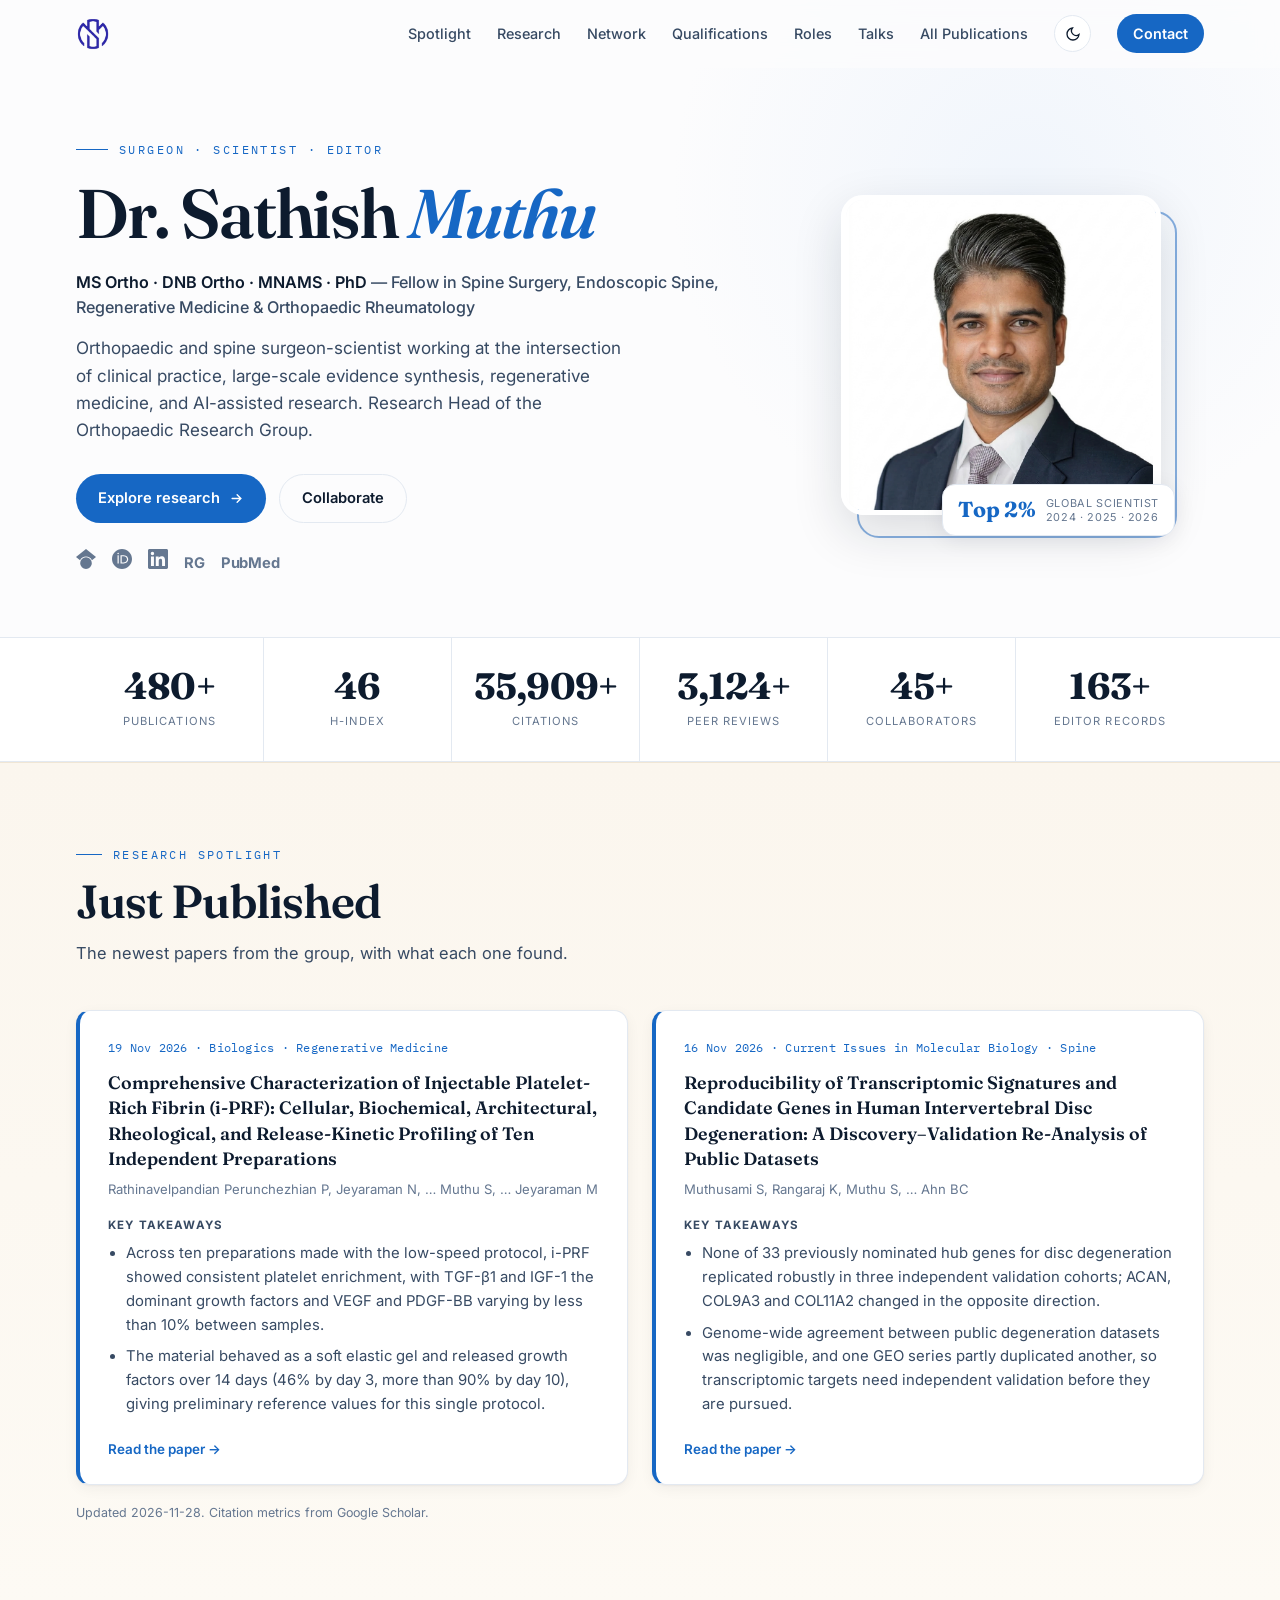
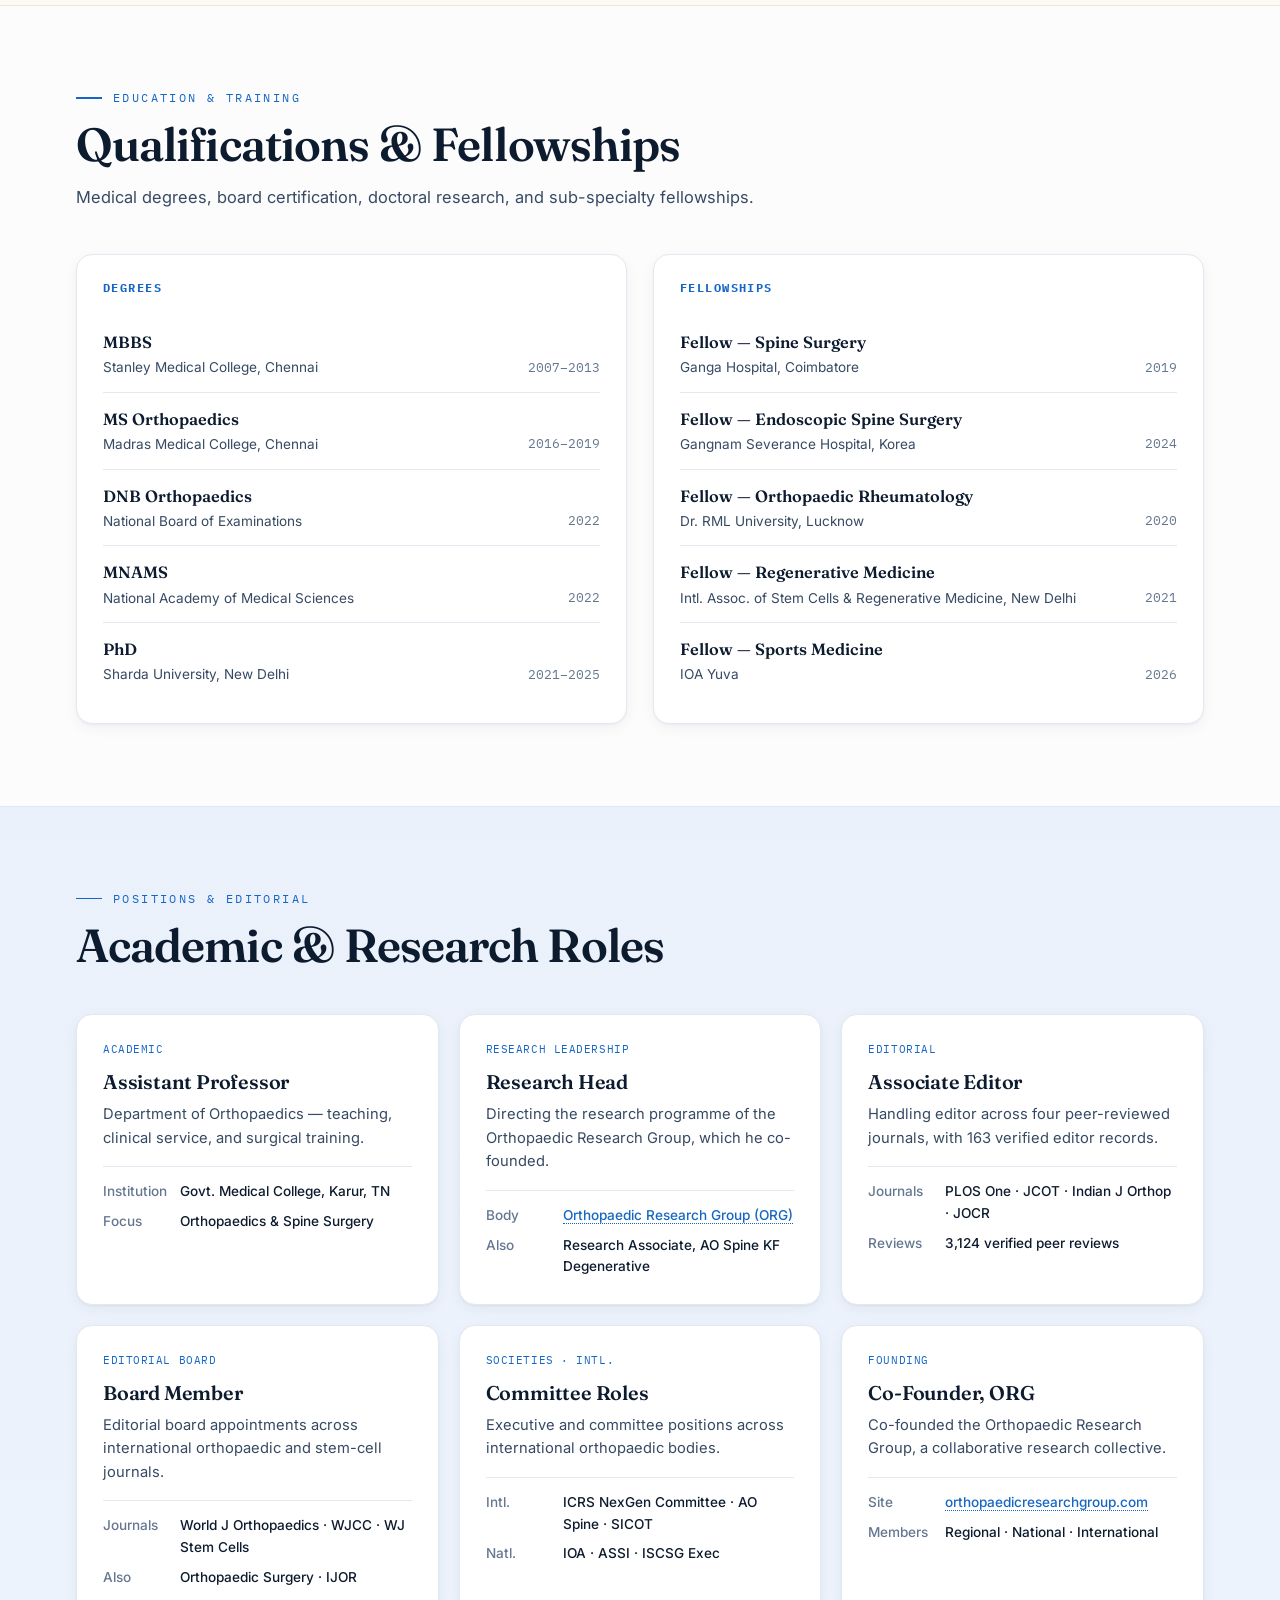
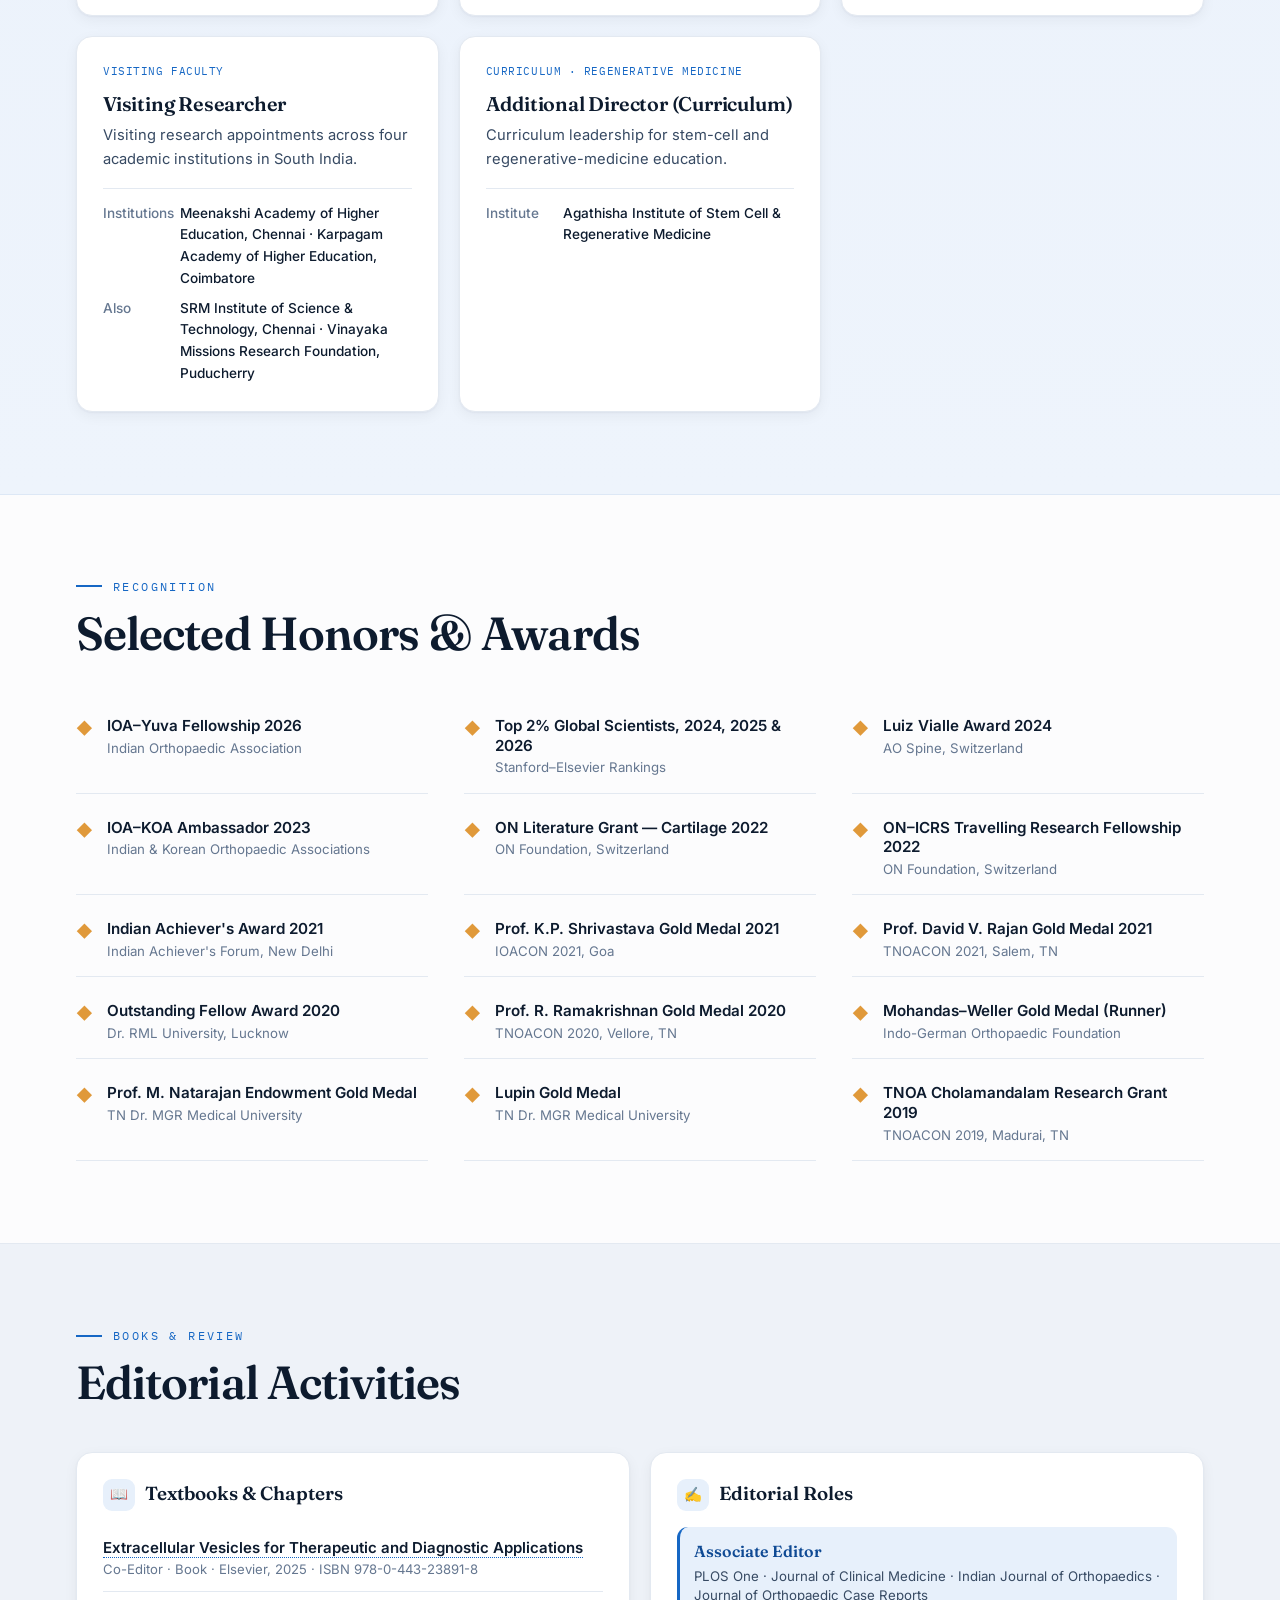
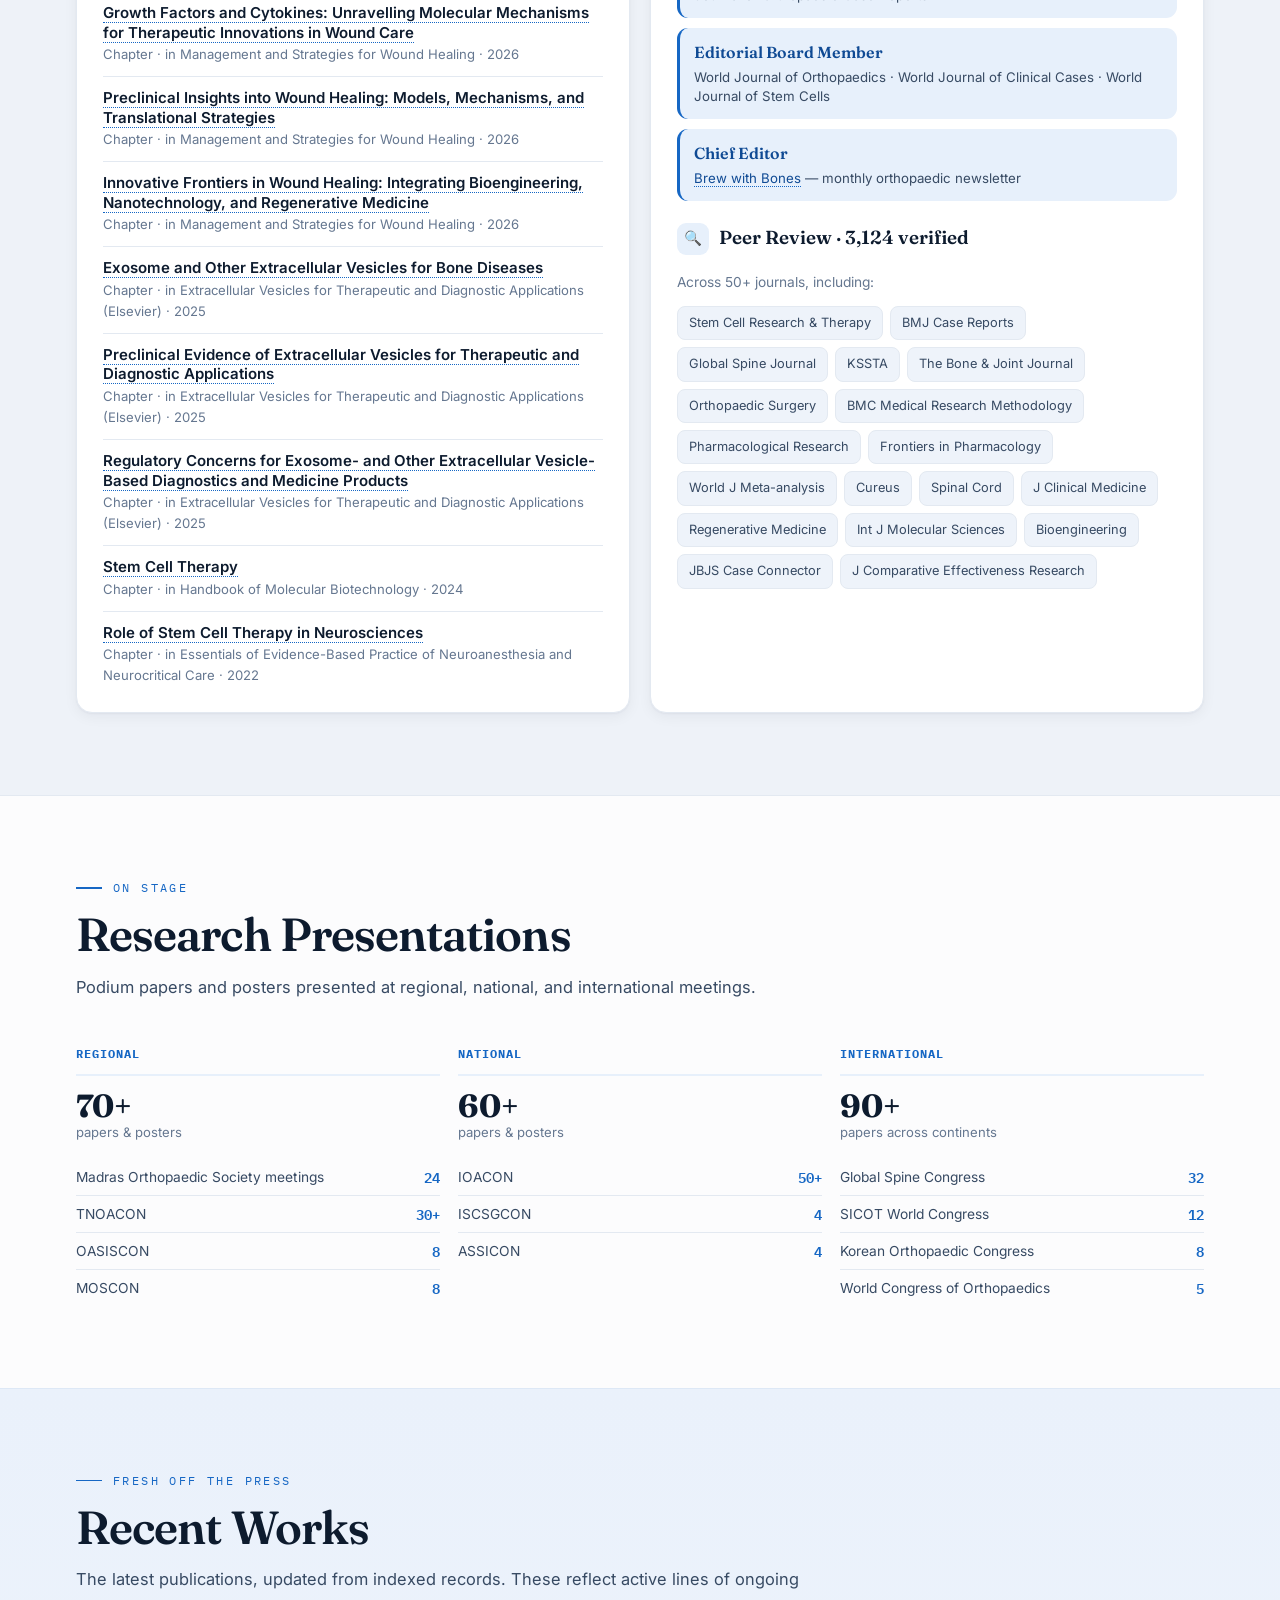
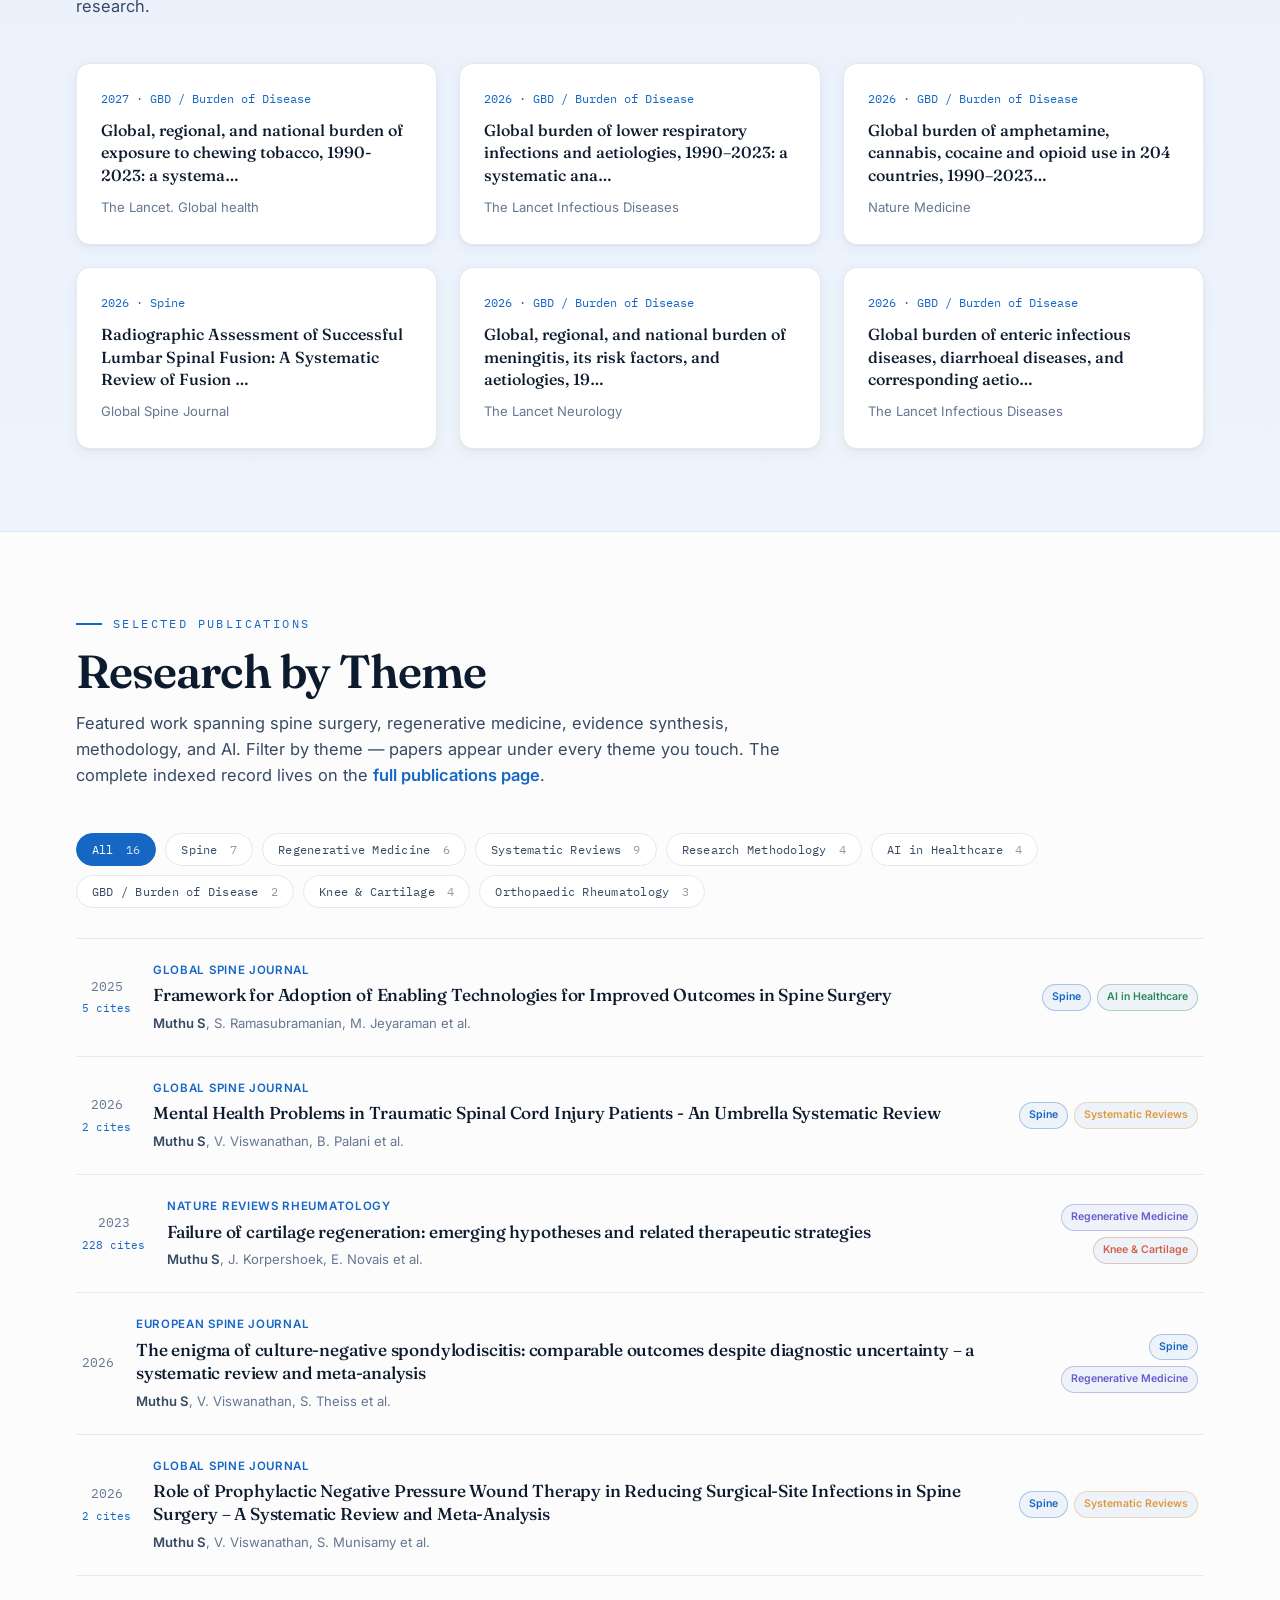
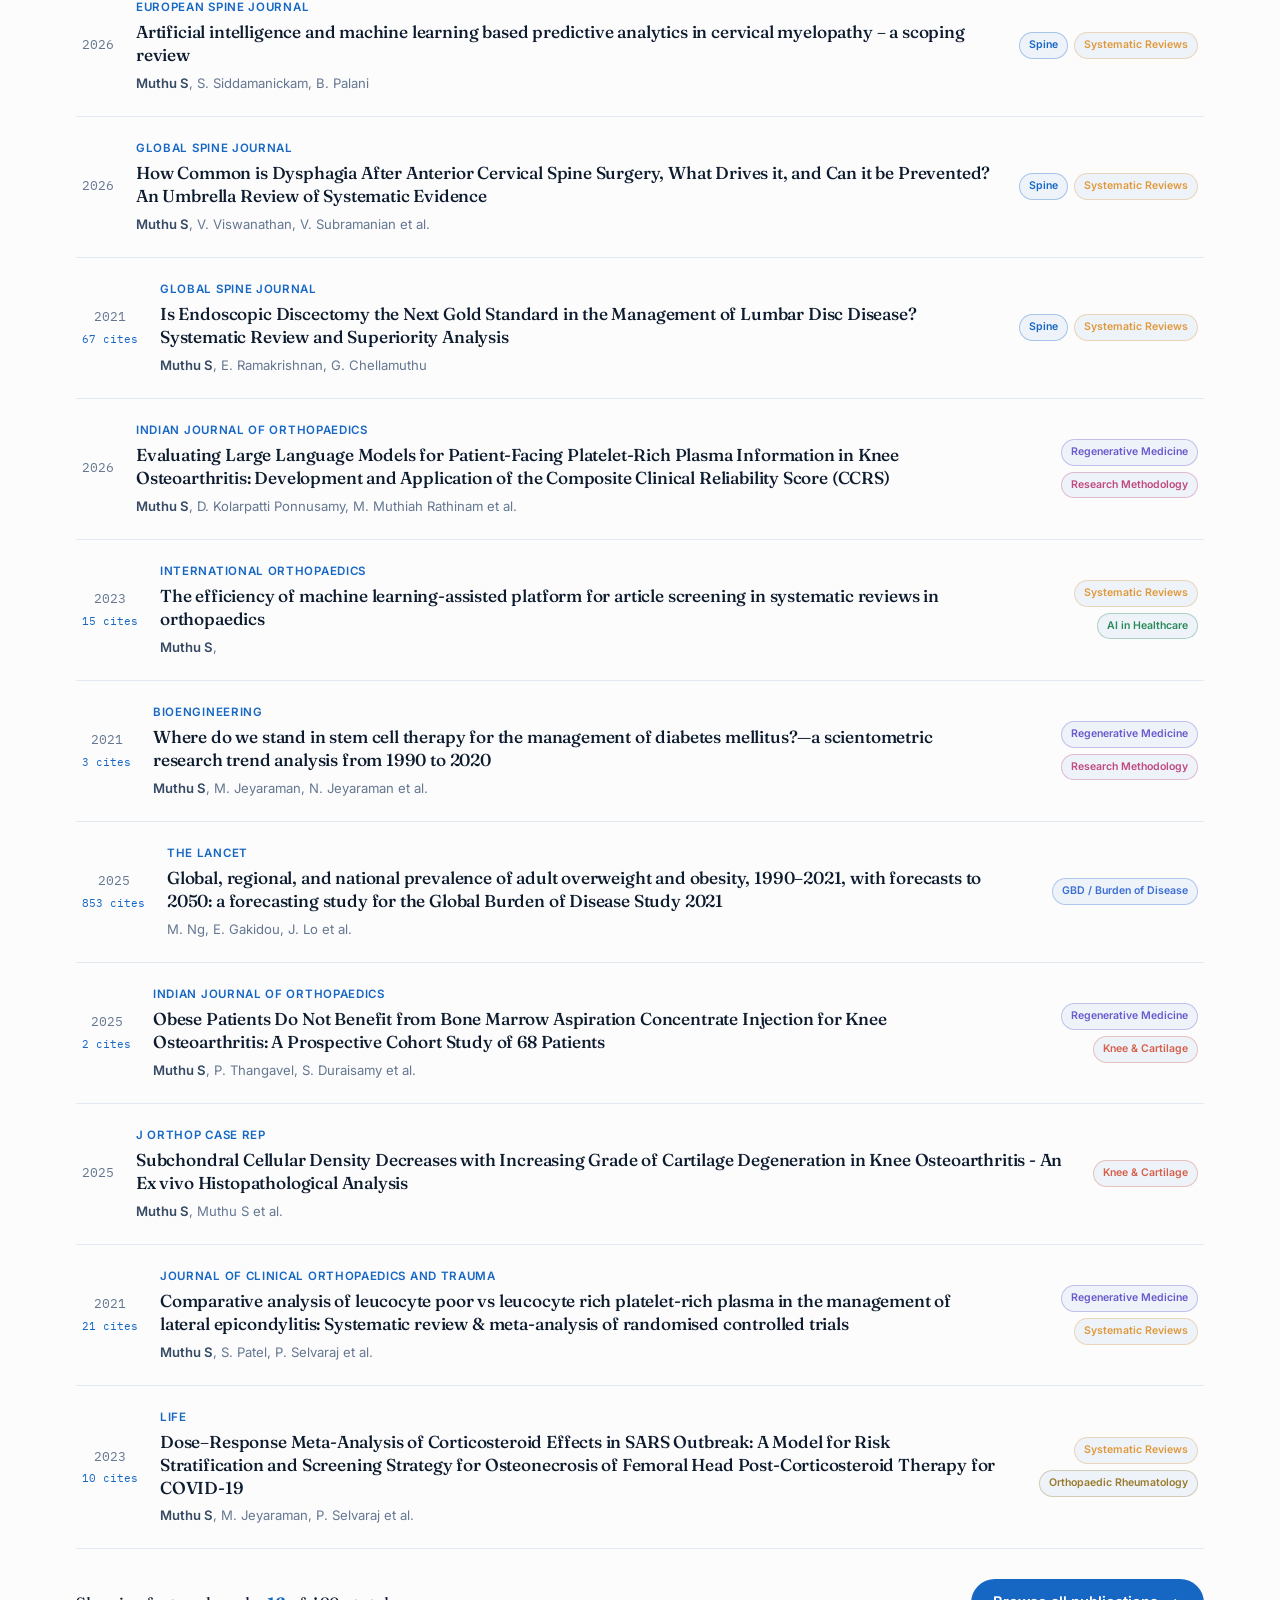
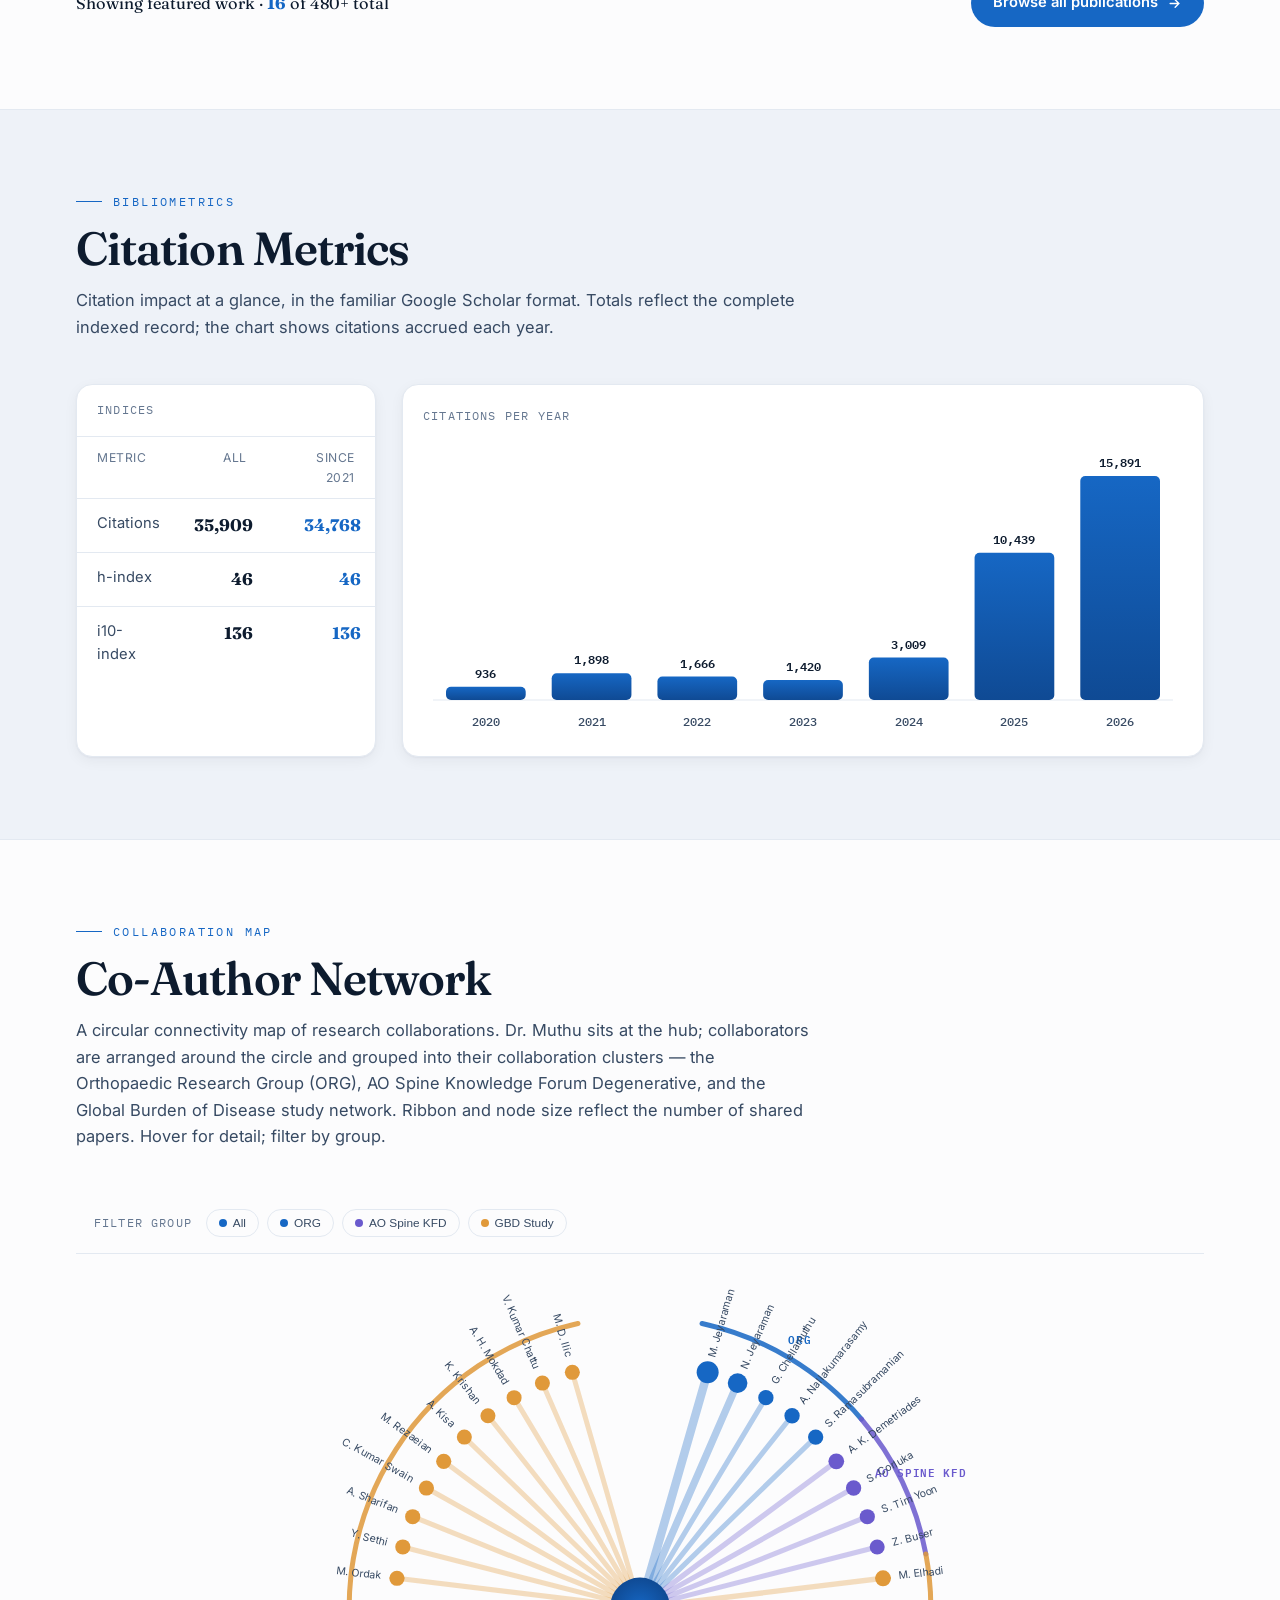
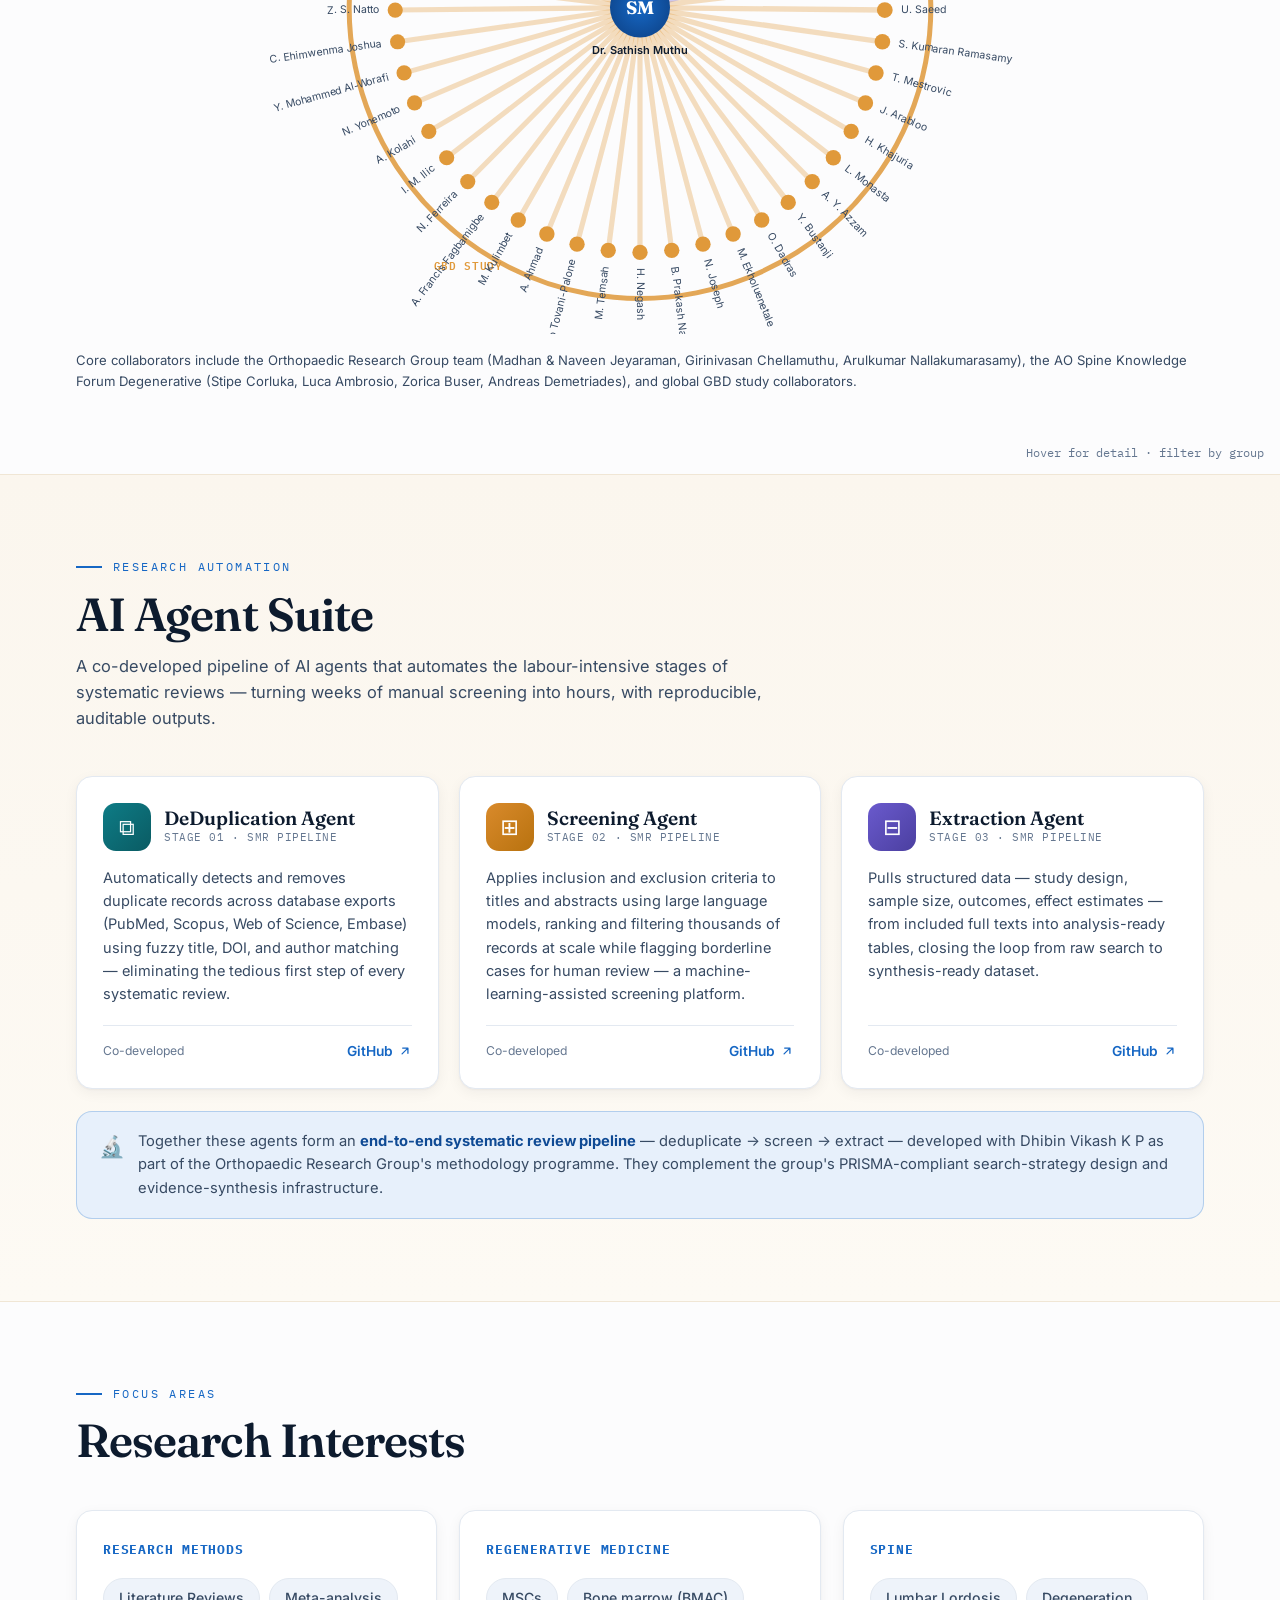
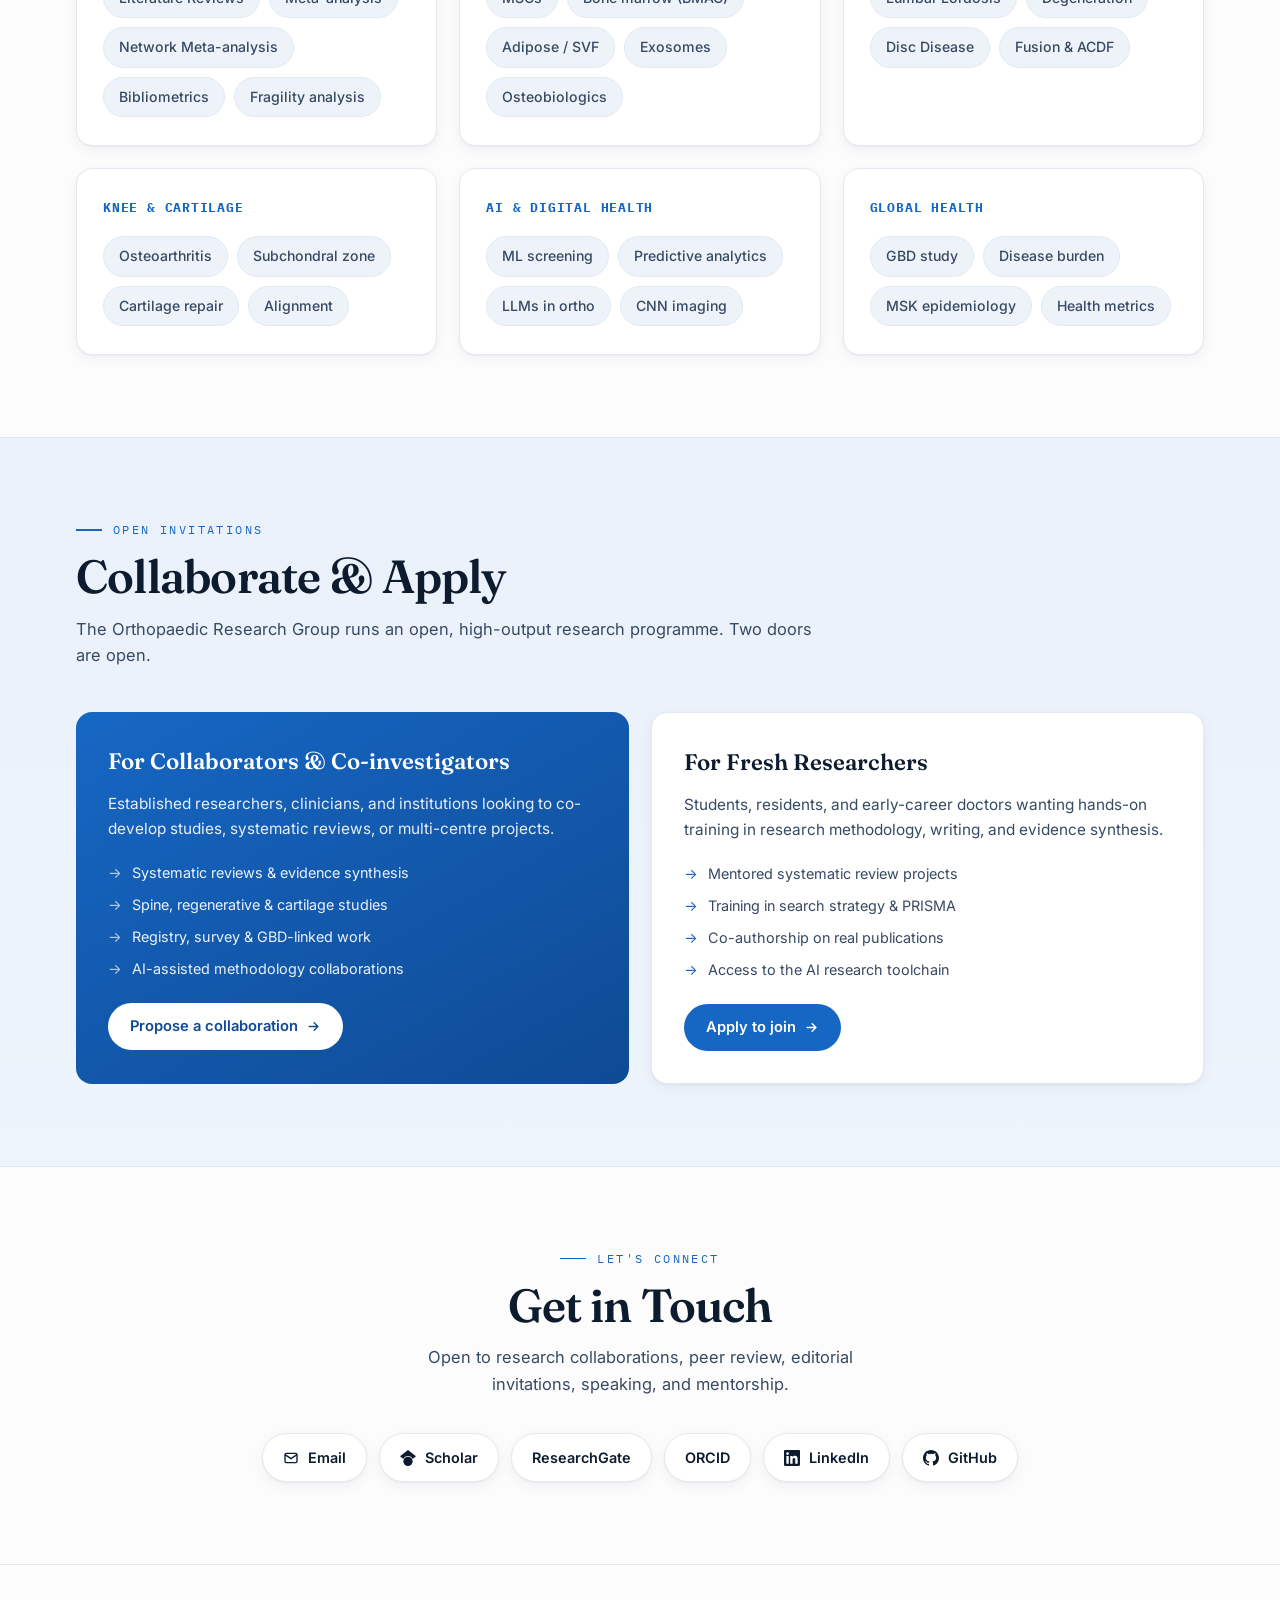
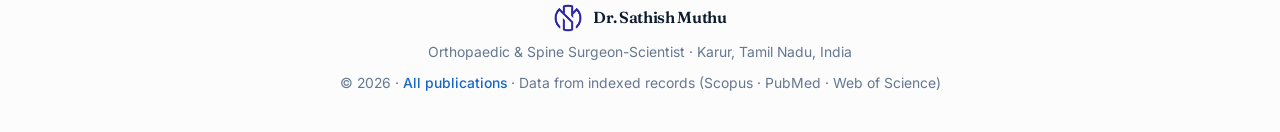
<file: index.html>
<!DOCTYPE html>
<html lang="en">
<head>
<meta charset="UTF-8">
<meta name="viewport" content="width=device-width, initial-scale=1.0">
<title>Dr. Sathish Muthu | Orthopaedic &amp; Spine Surgeon-Scientist</title>
<meta name="description" content="Dr. Sathish Muthu — Orthopaedic & Spine Surgeon-Scientist. Research Head, Orthopaedic Research Group. 480+ publications, h-index 46, 35,000+ citations. Evidence synthesis, regenerative medicine, spine surgery, AI in healthcare.">
<meta name="author" content="Dr. Sathish Muthu">
<meta property="og:title" content="Dr. Sathish Muthu | Surgeon-Scientist">
<meta property="og:description" content="480+ publications · h-index 46 · Top 2% Global Scientist. Spine · Regenerative Medicine · Evidence Synthesis · AI in Healthcare.">
<meta property="og:type" content="website">
<meta property="og:image" content="https://drsathishmuthu.github.io/public/profile.png">
<link rel="preconnect" href="https://fonts.googleapis.com">
<link rel="preconnect" href="https://fonts.gstatic.com" crossorigin>
<link href="https://fonts.googleapis.com/css2?family=Fraunces:opsz,wght@9..144,400;9..144,500;9..144,600;9..144,700&family=Inter:wght@400;500;600;700&family=IBM+Plex+Mono:wght@400;500&display=swap" rel="stylesheet">
<link rel="stylesheet" href="style.css">
<style>
/* ---- page-specific ---- */
header.hero{padding:140px 0 60px;position:relative;overflow:hidden}
.hero::before{content:"";position:absolute;top:-30%;right:-10%;width:60%;height:120%;
  background:radial-gradient(circle,var(--teal-wash),transparent 65%);opacity:.55;z-index:0}
.hero-grid{position:relative;z-index:1;display:grid;grid-template-columns:1.4fr .85fr;gap:54px;align-items:center}
.eyebrow{font-family:'IBM Plex Mono',monospace;font-size:.76rem;letter-spacing:.2em;text-transform:uppercase;
  color:var(--teal);margin-bottom:20px;display:flex;align-items:center;gap:11px}
.eyebrow::before{content:"";width:32px;height:1.5px;background:var(--teal)}
h1.name{font-family:'Fraunces',serif;font-weight:600;font-size:clamp(2.6rem,5.8vw,4.3rem);line-height:1.02;letter-spacing:-.03em;margin-bottom:20px}
h1.name .sn{font-style:italic;color:var(--teal)}
.creds{font-size:1.01rem;color:var(--ink-soft);margin-bottom:13px;font-weight:500}
.creds b{color:var(--ink);font-weight:600}
.lede{font-size:1.07rem;color:var(--ink-soft);max-width:35rem;margin-bottom:30px}
.hero-btns{display:flex;gap:13px;flex-wrap:wrap;margin-bottom:26px}
.hero-socials{display:flex;gap:16px;align-items:center;flex-wrap:wrap}
.hero-socials .soc-icon{color:var(--muted);transition:color .2s,transform .2s}
.hero-socials .soc-icon:hover{color:var(--teal);transform:translateY(-2px)}
.hero-socials svg{width:20px;height:20px}
.soc-wordmark{text-decoration:none;transition:transform .2s}
.soc-wordmark:hover{transform:translateY(-2px)}
.wm{font-family:'Inter',sans-serif;font-weight:700;font-size:.92rem;letter-spacing:-.01em;line-height:1;
  color:var(--muted);transition:color .2s}
.soc-wordmark:hover .wm{color:var(--teal)}
.portrait-wrap{position:relative;justify-self:center;animation:floaty 6s ease-in-out infinite}
@keyframes floaty{0%,100%{transform:translateY(0)}50%{transform:translateY(-10px)}}
@media(prefers-reduced-motion:reduce){.portrait-wrap{animation:none}}
.portrait{width:min(320px,70vw);aspect-ratio:1;border-radius:22px;object-fit:cover;object-position:top;
  box-shadow:var(--shadow-lg);position:relative;z-index:2;border:5px solid var(--surface)}
.portrait-wrap::after{content:"";position:absolute;inset:-8%;z-index:0;border-radius:50%;
  background:radial-gradient(circle,var(--teal-wash),transparent 62%);opacity:.7;filter:blur(6px);
  animation:pulseGlow 6s ease-in-out infinite}
@keyframes pulseGlow{0%,100%{opacity:.5;transform:scale(1)}50%{opacity:.8;transform:scale(1.05)}}
.portrait-frame{position:absolute;inset:0;transform:translate(16px,16px);border:2px solid var(--teal);border-radius:22px;z-index:1;opacity:.5}
.portrait-badge{position:absolute;bottom:-14px;right:-14px;z-index:3;background:var(--surface);border:1px solid var(--line);
  border-radius:13px;padding:11px 15px;box-shadow:var(--shadow);display:flex;align-items:center;gap:10px}
.portrait-badge .bn{font-family:'Fraunces',serif;font-weight:700;font-size:1.35rem;color:var(--teal);line-height:1}
.portrait-badge .bl{font-size:.68rem;color:var(--muted);text-transform:uppercase;letter-spacing:.06em;line-height:1.3}
@media(max-width:900px){
  header.hero{padding:112px 0 44px}
  .hero-grid{grid-template-columns:1fr;gap:44px;text-align:center}
  .eyebrow,.hero-btns,.hero-socials{justify-content:center}
  .lede{margin-inline:auto}
}

/* stats */
.stats-strip{border-top:1px solid var(--line);border-bottom:1px solid var(--line);background:var(--surface)}
.stats-inner{max-width:var(--maxw);margin:0 auto;padding:0 26px;display:grid;grid-template-columns:repeat(6,1fr)}
.stat{padding:30px 14px;text-align:center;border-right:1px solid var(--line)}
.stat:last-child{border-right:none}
.stat .num{font-family:'Fraunces',serif;font-weight:700;font-size:clamp(1.5rem,3.3vw,2.3rem);color:var(--ink);line-height:1;letter-spacing:-.02em}
.stat .num .p{color:var(--teal)}
.stat .lab{font-size:.7rem;text-transform:uppercase;letter-spacing:.09em;color:var(--muted);margin-top:8px}
@media(max-width:820px){.stats-inner{grid-template-columns:repeat(3,1fr)}.stat:nth-child(3n){border-right:none}.stat:nth-child(-n+3){border-bottom:1px solid var(--line)}}
@media(max-width:480px){.stats-inner{grid-template-columns:repeat(2,1fr)}.stat{border-right:1px solid var(--line)!important}.stat:nth-child(2n){border-right:none!important}}

/* theme filter + pubs */
.filter-bar{display:flex;flex-wrap:wrap;gap:9px;margin-bottom:30px}
.chip-btn{font-family:'IBM Plex Mono',monospace;font-size:.76rem;letter-spacing:.02em;padding:8px 15px;border-radius:100px;
  border:1px solid var(--line);background:var(--surface);color:var(--ink-soft);cursor:pointer;transition:all .2s;white-space:nowrap}
.chip-btn .ct{opacity:.55;margin-left:5px}
.chip-btn:hover{border-color:var(--teal);color:var(--teal)}
.chip-btn.active{background:var(--teal);border-color:var(--teal);color:#fff}
.chip-btn.active .ct{opacity:.8}

.pub-list{display:flex;flex-direction:column;border-top:1px solid var(--line)}
.pub{display:grid;grid-template-columns:auto 1fr auto;gap:22px;align-items:center;padding:22px 6px;
  border-bottom:1px solid var(--line);transition:background .2s,padding .2s}
.pub:hover{background:var(--teal-wash);padding-inline:16px}
.pub-year{font-family:'IBM Plex Mono',monospace;font-size:.8rem;color:var(--muted);white-space:nowrap;text-align:center}
.pub-year .cite{display:block;font-size:.68rem;color:var(--teal);margin-top:3px}
.pub-main .pj{font-size:.72rem;text-transform:uppercase;letter-spacing:.06em;color:var(--teal);font-weight:600;margin-bottom:5px}
.pub-main .pt{font-family:'Fraunces',serif;font-size:1.08rem;font-weight:500;line-height:1.32;color:var(--ink);letter-spacing:-.01em;margin-bottom:6px}
.pub-main .pa{font-size:.82rem;color:var(--muted)}
.pub-main .pa .lead{color:var(--ink-soft);font-weight:600}
.pub-tags{display:flex;flex-wrap:wrap;gap:6px;justify-content:flex-end;max-width:180px}
.mini-tag{font-size:.66rem;font-weight:600;padding:4px 9px;border-radius:100px;background:var(--bg-2);border:1px solid var(--line);color:var(--ink-soft);white-space:nowrap}
@media(max-width:780px){
  .pub{grid-template-columns:auto 1fr;gap:14px}
  .pub:hover{padding-inline:6px}
  .pub-tags{display:none}
}
.pub-foot{display:flex;align-items:center;justify-content:space-between;gap:18px;margin-top:30px;flex-wrap:wrap}
.pub-count{font-family:'Fraunces',serif;font-size:1.02rem}
.pub-count b{color:var(--teal)}
<style>
/* co-author network */
.network-panel{background:var(--surface);border:1px solid var(--line);border-radius:var(--radius);
  box-shadow:var(--shadow-sm);overflow:hidden;position:relative}
.network-toolbar{display:flex;flex-wrap:wrap;gap:8px;align-items:center;padding:16px 18px;border-bottom:1px solid var(--line)}
.network-toolbar .nt-label{font-family:'IBM Plex Mono',monospace;font-size:.72rem;letter-spacing:.1em;text-transform:uppercase;color:var(--muted);margin-right:6px}
.net-chip{font-size:.74rem;padding:6px 12px;border-radius:100px;border:1px solid var(--line);background:var(--bg);cursor:pointer;color:var(--ink-soft);transition:all .18s;display:inline-flex;align-items:center;gap:6px}
.net-chip .dot{width:8px;height:8px;border-radius:50%}
.net-chip:hover{border-color:var(--teal)}
.net-chip.off{opacity:.35}
#network-svg{display:block;width:100%;height:auto;min-height:560px;touch-action:none}
.net-link{stroke:var(--line);stroke-opacity:.55;transition:stroke-opacity .2s,stroke .2s}
.net-ribbon{transition:opacity .25s,stroke-width .2s}
.net-node{transition:opacity .25s,r .15s}
.net-node:hover{r:11}
.net-nodelabel{font-family:'Inter',sans-serif;font-size:10.5px;fill:var(--ink-soft);pointer-events:none;transition:opacity .2s}
.net-grouplabel{font-family:'IBM Plex Mono',monospace;font-size:11px;font-weight:600;letter-spacing:.06em;text-transform:uppercase;pointer-events:none}
.net-hublabel{font-family:'Fraunces',serif;font-size:18px;font-weight:700;fill:#fff;pointer-events:none}
.net-hubname{font-family:'Inter',sans-serif;font-size:11px;font-weight:600;fill:var(--ink);pointer-events:none}
.net-node.show-label text{opacity:1}
.net-hint{position:absolute;bottom:12px;right:16px;font-size:.72rem;color:var(--muted);font-family:'IBM Plex Mono',monospace;pointer-events:none}
.net-tooltip{position:absolute;pointer-events:none;background:var(--ink);color:var(--bg);padding:9px 13px;border-radius:9px;
  font-size:.8rem;opacity:0;transition:opacity .15s;z-index:10;max-width:220px;box-shadow:var(--shadow-lg)}
.net-tooltip .tn{font-weight:600;font-family:'Fraunces',serif;font-size:.92rem}
.net-tooltip .tm{color:var(--teal);font-size:.72rem;margin-top:2px}
.net-legend-note{font-size:.82rem;color:var(--ink-soft);margin-top:16px}

/* cards (roles/tools/agents) */
.cards{display:grid;grid-template-columns:repeat(auto-fit,minmax(290px,1fr));gap:20px}
.card{background:var(--surface);border:1px solid var(--line);border-radius:var(--radius);padding:26px;box-shadow:var(--shadow-sm);
  transition:transform .25s,box-shadow .25s;position:relative;overflow:hidden}
.card::before{content:"";position:absolute;top:0;left:0;width:100%;height:3px;background:linear-gradient(90deg,var(--teal),var(--amber));transform:scaleX(0);transform-origin:left;transition:transform .3s}
.card:hover{transform:translateY(-4px);box-shadow:var(--shadow-lg)}
.card:hover::before{transform:scaleX(1)}
.card .cf{font-family:'IBM Plex Mono',monospace;font-size:.7rem;letter-spacing:.05em;color:var(--teal);text-transform:uppercase;margin-bottom:12px}
.card h3{font-family:'Fraunces',serif;font-weight:600;font-size:1.24rem;letter-spacing:-.01em;margin-bottom:9px;line-height:1.15}
.card .cd{font-size:.92rem;color:var(--ink-soft);margin-bottom:16px}
.cmeta{display:flex;flex-direction:column;gap:8px;border-top:1px solid var(--line);padding-top:14px}
.cmeta .row{display:flex;gap:11px;font-size:.85rem}
.cmeta .row .k{color:var(--muted);min-width:66px;font-weight:500}
.cmeta .row .v{color:var(--ink);font-weight:500}

/* AI agents */
.agent{background:var(--surface);border:1px solid var(--line);border-radius:var(--radius);padding:26px;box-shadow:var(--shadow-sm);
  display:flex;flex-direction:column;transition:transform .25s,box-shadow .25s}
.agent:hover{transform:translateY(-4px);box-shadow:var(--shadow-lg)}
.agent-top{display:flex;align-items:center;gap:13px;margin-bottom:16px}
.agent-ico{width:48px;height:48px;border-radius:13px;display:grid;place-items:center;font-size:1.4rem;flex-shrink:0;color:#fff}
.agent h3{font-family:'Fraunces',serif;font-weight:600;font-size:1.2rem;line-height:1.15}
.agent .ph{font-family:'IBM Plex Mono',monospace;font-size:.68rem;color:var(--muted);text-transform:uppercase;letter-spacing:.05em}
.agent p{font-size:.91rem;color:var(--ink-soft);margin-bottom:18px;flex:1}
.agent-foot{display:flex;align-items:center;justify-content:space-between;border-top:1px solid var(--line);padding-top:14px}
.agent-role{font-size:.76rem;color:var(--muted)}
.agent-link{font-weight:600;font-size:.86rem;color:var(--teal);display:inline-flex;align-items:center;gap:5px;transition:gap .2s}
.agent-link:hover{gap:9px}
.pipeline-note{background:var(--teal-wash);border:1px solid color-mix(in srgb,var(--teal) 25%,transparent);border-radius:var(--radius);
  padding:18px 22px;margin-top:22px;font-size:.92rem;color:var(--ink-soft);display:flex;gap:13px;align-items:flex-start}
.pipeline-note b{color:var(--teal-deep)}

/* interests */
.interest-grid{display:grid;grid-template-columns:repeat(3,1fr);gap:22px}
@media(max-width:900px){.interest-grid{grid-template-columns:repeat(2,1fr)}}
@media(max-width:600px){.interest-grid{grid-template-columns:1fr}}
.interest{background:var(--surface);border:1px solid var(--line);border-radius:var(--radius);padding:28px 26px;box-shadow:var(--shadow-sm)}
.interest h4{font-family:'IBM Plex Mono',monospace;font-size:.82rem;letter-spacing:.06em;text-transform:uppercase;color:var(--teal);margin-bottom:18px}
.chips{display:flex;flex-wrap:wrap;gap:9px}
.chip{font-size:.88rem;padding:8px 15px;border-radius:100px;background:var(--bg-2);border:1px solid var(--line);color:var(--ink-soft);font-weight:500}

/* two-col lists (textbooks, peer review) */
.twocol{display:grid;grid-template-columns:1fr 1fr;gap:20px}
@media(max-width:820px){.twocol{grid-template-columns:1fr}}
.listcard{background:var(--surface);border:1px solid var(--line);border-radius:var(--radius);padding:26px;box-shadow:var(--shadow-sm)}
.listcard h3{font-family:'Fraunces',serif;font-weight:600;font-size:1.18rem;margin-bottom:16px;display:flex;align-items:center;gap:10px}
.listcard h3 .ic{width:32px;height:32px;border-radius:9px;background:var(--teal-wash);color:var(--teal);display:grid;place-items:center;font-size:.9rem}
.tbook{padding:11px 0;border-bottom:1px solid var(--line)}
.tbook:last-child{border-bottom:none;padding-bottom:0}
.tbook .tt{font-weight:600;font-size:.94rem;color:var(--ink);line-height:1.3}
.tbook .ts{font-size:.82rem;color:var(--muted);margin-top:2px}
.review-cloud{display:flex;flex-wrap:wrap;gap:7px}
.review-cloud .rj{font-size:.8rem;padding:6px 11px;border-radius:8px;background:var(--bg-2);border:1px solid var(--line);color:var(--ink-soft)}
.edrole{padding:12px 14px;margin-bottom:10px;border-radius:11px;background:var(--teal-wash);border-left:3px solid var(--teal)}
.edrole:last-of-type{margin-bottom:0}
.edrole .ert{font-family:'Fraunces',serif;font-weight:600;font-size:1rem;color:var(--teal-deep)}
.edrole .ers{font-size:.83rem;color:var(--ink-soft);margin-top:3px;line-height:1.45}
.edrole .ers a.tbdoi{color:var(--teal-deep);text-decoration:none;border-bottom:1px dotted var(--teal)}

/* presentations */
.pres-grid{display:grid;grid-template-columns:repeat(3,1fr);gap:18px}
@media(max-width:820px){.pres-grid{grid-template-columns:1fr}}
.pres-col h4{font-family:'IBM Plex Mono',monospace;font-size:.78rem;letter-spacing:.08em;text-transform:uppercase;color:var(--teal);margin-bottom:14px;padding-bottom:10px;border-bottom:2px solid var(--teal-wash)}
.pres-col .pstat{font-family:'Fraunces',serif;font-size:2rem;font-weight:700;color:var(--ink);line-height:1}
.pres-col .plab{font-size:.82rem;color:var(--muted);margin-bottom:16px}
.pres-item{font-size:.86rem;color:var(--ink-soft);padding:7px 0;border-bottom:1px solid var(--line);display:flex;justify-content:space-between;gap:10px}
.pres-item:last-child{border-bottom:none}
.pres-item .n{color:var(--teal);font-weight:600;font-family:'IBM Plex Mono',monospace;flex-shrink:0}

/* honors */
.honor-list{display:grid;grid-template-columns:repeat(auto-fit,minmax(300px,1fr));gap:10px 36px}
.honor{display:grid;grid-template-columns:auto 1fr;gap:14px;padding:14px 0;border-bottom:1px solid var(--line)}
.honor .hm{color:var(--amber);font-size:1rem;line-height:1.5}
.honor .hn{font-weight:600;font-size:.95rem;color:var(--ink);line-height:1.3}
.honor .ho{font-size:.83rem;color:var(--muted);margin-top:2px}

/* collaboration */
.collab-grid{display:grid;grid-template-columns:1fr 1fr;gap:22px}
@media(max-width:820px){.collab-grid{grid-template-columns:1fr}}
.collab-card{border-radius:var(--radius);padding:32px;position:relative;overflow:hidden}
.collab-card.a{background:linear-gradient(150deg,var(--teal),var(--teal-deep));color:#fff}
.collab-card.b{background:var(--surface);border:1px solid var(--line);box-shadow:var(--shadow-sm)}
.collab-card h3{font-family:'Fraunces',serif;font-weight:600;font-size:1.4rem;margin-bottom:12px}
.collab-card.a p{color:rgba(255,255,255,.9);margin-bottom:20px;font-size:.96rem}
.collab-card.b p{color:var(--ink-soft);margin-bottom:20px;font-size:.96rem}
.collab-card ul{list-style:none;margin-bottom:22px;display:flex;flex-direction:column;gap:9px}
.collab-card li{font-size:.9rem;display:flex;gap:10px;align-items:flex-start}
.collab-card.a li{color:rgba(255,255,255,.92)}
.collab-card.b li{color:var(--ink-soft)}
.collab-card li::before{content:"→";flex-shrink:0}
.collab-card.a li::before{color:rgba(255,255,255,.7)}
.collab-card.b li::before{color:var(--teal)}
.collab-btn{display:inline-flex;align-items:center;gap:8px;padding:12px 22px;border-radius:100px;font-weight:600;font-size:.92rem;transition:transform .2s}
.collab-card.a .collab-btn{background:#fff;color:var(--teal-deep)}
.collab-card.b .collab-btn{background:var(--teal);color:#fff}
.collab-btn:hover{transform:translateY(-2px)}

/* contact */
.contact{text-align:center}
.contact .sec-sub{max-width:32rem;margin:0 auto 36px}
.social-row{display:flex;flex-wrap:wrap;gap:12px;justify-content:center}
.social{display:inline-flex;align-items:center;gap:9px;padding:12px 20px;border-radius:100px;background:var(--surface);
  border:1px solid var(--line);font-weight:600;font-size:.9rem;box-shadow:var(--shadow-sm);transition:transform .2s,border-color .2s,color .2s}
.social:hover{transform:translateY(-3px);border-color:var(--teal);color:var(--teal)}
.social svg{width:16px;height:16px}

/* research spotlight */
.spot-grid{display:grid;grid-template-columns:repeat(2,1fr);gap:24px}
@media(max-width:820px){.spot-grid{grid-template-columns:1fr}}
.spot-card{background:var(--surface);border:1px solid var(--line);border-left:4px solid var(--teal);border-radius:14px;padding:28px 28px 24px;box-shadow:var(--shadow-sm);display:flex;flex-direction:column}
.spot-card .sp-meta{font-family:'IBM Plex Mono',monospace;font-size:.74rem;color:var(--teal);margin-bottom:12px;letter-spacing:.02em}
.spot-card .sp-title{font-family:'Fraunces',serif;font-size:1.12rem;font-weight:600;line-height:1.4;color:var(--ink);margin:0 0 8px}
.spot-card .sp-title a{color:inherit}
.spot-card .sp-title a:hover{color:var(--teal)}
.spot-card .sp-auth{font-size:.82rem;color:var(--muted);margin-bottom:16px}
.spot-card .sp-label{font-size:.72rem;font-weight:700;text-transform:uppercase;letter-spacing:.1em;color:var(--ink-soft);margin-bottom:8px}
.spot-card ul{margin:0;padding-left:1.1rem;color:var(--ink-soft);font-size:.93rem;line-height:1.6}
.spot-card li{margin-bottom:8px}
.spot-card .sp-link{margin-top:auto;padding-top:14px;font-size:.84rem;font-weight:600;color:var(--teal)}
.spot-note{margin-top:18px;font-size:.78rem;color:var(--muted)}

/* recent ticker */
.recent-strip{display:grid;grid-template-columns:repeat(3,1fr);gap:22px}
@media(max-width:900px){.recent-strip{grid-template-columns:repeat(2,1fr)}}
@media(max-width:600px){.recent-strip{grid-template-columns:1fr}}
.recent-item{background:var(--surface);border:1px solid var(--line);border-radius:14px;padding:26px 24px;box-shadow:var(--shadow-sm);transition:transform .2s,box-shadow .2s}
.recent-item:hover{transform:translateY(-3px);box-shadow:var(--shadow)}
.recent-item .rd{font-family:'IBM Plex Mono',monospace;font-size:.74rem;color:var(--teal);margin-bottom:10px}
.recent-item .rt{font-size:1rem;font-weight:500;color:var(--ink);line-height:1.4;font-family:'Fraunces',serif}
.recent-item .rj{font-size:.82rem;color:var(--muted);margin-top:11px}

/* citation metrics (Scholar-style) */
.metrics-grid{display:grid;grid-template-columns:300px 1fr;gap:26px;align-items:stretch}
@media(max-width:820px){.metrics-grid{grid-template-columns:1fr}}
.metrics-panel{background:var(--surface);border:1px solid var(--line);border-radius:var(--radius);box-shadow:var(--shadow-sm);overflow:hidden}
.mp-head{padding:16px 20px;border-bottom:1px solid var(--line);font-family:'IBM Plex Mono',monospace;font-size:.74rem;letter-spacing:.1em;text-transform:uppercase;color:var(--muted)}
.mp-table{display:grid;grid-template-columns:1fr auto auto}
.mp-table .th{padding:11px 20px;font-size:.76rem;text-transform:uppercase;letter-spacing:.05em;color:var(--muted);border-bottom:1px solid var(--line)}
.mp-table .th.r{text-align:right}
.mp-table .rk{padding:13px 20px;font-size:.92rem;color:var(--ink-soft);border-bottom:1px solid var(--line)}
.mp-table .rv{padding:13px 14px;font-family:'Fraunces',serif;font-weight:700;font-size:1.05rem;color:var(--ink);text-align:right;border-bottom:1px solid var(--line)}
.mp-table .rv.since{color:var(--teal)}
.mp-table>div:nth-last-child(-n+3){border-bottom:none}
.chart-panel{background:var(--surface);border:1px solid var(--line);border-radius:var(--radius);box-shadow:var(--shadow-sm);padding:22px 20px 14px;position:relative}
.chart-panel .cp-title{font-family:'IBM Plex Mono',monospace;font-size:.74rem;letter-spacing:.1em;text-transform:uppercase;color:var(--muted);margin-bottom:16px}
#citeChart{display:block;width:100%;height:300px}
.cc-bar{transition:opacity .2s;cursor:pointer}
.cc-bar:hover{opacity:.82}
.cc-bar-label{font-family:'IBM Plex Mono',monospace;font-size:12px;font-weight:600;fill:var(--ink);text-anchor:middle}
.cc-year{font-family:'IBM Plex Mono',monospace;font-size:12px;fill:var(--ink-soft);text-anchor:middle;font-weight:500}
.cc-tip{position:absolute;pointer-events:none;background:var(--ink);color:var(--bg);padding:7px 11px;border-radius:8px;font-size:.78rem;opacity:0;transition:opacity .15s;white-space:nowrap;z-index:5}

/* qualifications */
.qual-grid{display:grid;grid-template-columns:1fr 1fr;gap:26px}
@media(max-width:760px){.qual-grid{grid-template-columns:1fr}}
.qual-col{background:var(--surface);border:1px solid var(--line);border-radius:var(--radius);box-shadow:var(--shadow-sm);padding:24px 26px}
.qual-col h4{font-family:'IBM Plex Mono',monospace;font-size:.74rem;letter-spacing:.12em;text-transform:uppercase;color:var(--teal);margin-bottom:18px}
.qual-item{display:grid;grid-template-columns:1fr auto;gap:2px 12px;padding:13px 0;border-bottom:1px solid var(--line)}
.qual-item:last-child{border-bottom:none}
.qual-item .qd{font-family:'Fraunces',serif;font-weight:600;font-size:1.02rem;color:var(--ink)}
.qual-item .qy{font-family:'IBM Plex Mono',monospace;font-size:.8rem;color:var(--muted);text-align:right;align-self:center}
.qual-item .qi{font-size:.85rem;color:var(--ink-soft);grid-column:1/2}
.tbook .tt a.tbdoi{color:var(--ink);text-decoration:none;border-bottom:1px dotted var(--teal);transition:color .15s}
.tbook .tt a.tbdoi:hover{color:var(--teal)}
</style>
</head>
<body>
<nav id="nav">
  <div class="nav-inner">
    <a href="#top" class="brand" aria-label="Home"><img src="public/logo.png" class="logo-mark" alt="Sathish Muthu"></a>
    <div class="nav-links" id="navLinks">
      <a href="#spotlight" class="plain">Spotlight</a>
      <a href="#research" class="plain">Research</a>
      <a href="#network" class="plain">Network</a>
      <a href="#qualifications" class="plain">Qualifications</a>
      <a href="#roles" class="plain">Roles</a>
      <a href="#presentations" class="plain">Talks</a>
      <a href="research.html" class="plain">All Publications</a>
      <button class="theme-btn" id="themeBtn" aria-label="Toggle theme">
        <svg id="themeIcon" viewBox="0 0 24 24" fill="none" stroke="currentColor" stroke-width="2" stroke-linecap="round"><circle cx="12" cy="12" r="4"/><path d="M12 2v2M12 20v2M4.9 4.9l1.4 1.4M17.7 17.7l1.4 1.4M2 12h2M20 12h2M6.3 17.7l-1.4 1.4M19.1 4.9l-1.4 1.4"/></svg>
      </button>
      <a href="#contact" class="nav-cta">Contact</a>
    </div>
    <button class="menu-toggle" id="menuToggle" aria-label="Menu">
      <svg viewBox="0 0 24 24" fill="none" stroke="currentColor" stroke-width="2" stroke-linecap="round"><path d="M4 7h16M4 12h16M4 17h16"/></svg>
    </button>
  </div>
</nav>

<span id="top"></span>
<header class="hero">
  <div class="wrap hero-grid">
    <div>
      <div class="eyebrow reveal">Surgeon · Scientist · Editor</div>
      <h1 class="name reveal">Dr. Sathish <span class="sn">Muthu</span></h1>
      <p class="creds reveal"><b>MS Ortho · DNB Ortho · MNAMS · PhD</b> — Fellow in Spine Surgery, Endoscopic Spine, Regenerative Medicine &amp; Orthopaedic Rheumatology</p>
      <p class="lede reveal">Orthopaedic and spine surgeon-scientist working at the intersection of clinical practice, large-scale evidence synthesis, regenerative medicine, and AI-assisted research. Research Head of the Orthopaedic Research Group.</p>
      <div class="hero-btns reveal">
        <a href="#research" class="btn btn-primary">Explore research
          <svg viewBox="0 0 24 24" fill="none" stroke="currentColor" stroke-width="2.2" stroke-linecap="round"><path d="M5 12h14M13 6l6 6-6 6"/></svg></a>
        <a href="#collaborate" class="btn btn-ghost">Collaborate</a>
      </div>
      <div class="hero-socials reveal">
        <a href="https://scholar.google.com/citations?user=uxPwWqYAAAAJ&hl=en" target="_blank" rel="noopener" class="soc soc-icon" aria-label="Google Scholar" title="Google Scholar"><svg viewBox="0 0 24 24" fill="currentColor"><path d="M12 24a7 7 0 1 1 0-14 7 7 0 0 1 0 14zm0-24L0 9.5l4.838 3.94A8 8 0 0 1 12 9a8 8 0 0 1 7.162 4.44L24 9.5z"/></svg></a>
        <a href="https://orcid.org/0000-0002-7143-4354" target="_blank" rel="noopener" class="soc soc-icon" aria-label="ORCID" title="ORCID"><svg viewBox="0 0 24 24" fill="currentColor"><path d="M12 0C5.372 0 0 5.372 0 12s5.372 12 12 12 12-5.372 12-12S18.628 0 12 0zM7.369 4.378c.525 0 .947.431.947.947s-.422.947-.947.947a.95.95 0 0 1-.947-.947c0-.525.422-.947.947-.947zm-.722 3.038h1.444v10.041H6.647V7.416zm3.562 0h3.9c3.712 0 5.344 2.653 5.344 5.025 0 2.578-2.016 5.025-5.325 5.025h-3.919V7.416zm1.444 1.303v7.444h2.297c3.272 0 4.022-2.484 4.022-3.722 0-2.016-1.284-3.722-4.097-3.722h-2.222z"/></svg></a>
        <a href="https://www.linkedin.com/in/drsathishmuthu/" target="_blank" rel="noopener" class="soc soc-icon" aria-label="LinkedIn" title="LinkedIn"><svg viewBox="0 0 24 24" fill="currentColor"><path d="M20.447 20.452h-3.554v-5.569c0-1.328-.027-3.037-1.852-3.037-1.853 0-2.136 1.445-2.136 2.939v5.667H9.351V9h3.414v1.561h.046c.477-.9 1.637-1.85 3.37-1.85 3.601 0 4.267 2.37 4.267 5.455v6.286zM5.337 7.433a2.062 2.062 0 0 1-2.063-2.065 2.064 2.064 0 1 1 2.063 2.065zm1.782 13.019H3.555V9h3.564v11.452zM22.225 0H1.771C.792 0 0 .774 0 1.729v20.542C0 23.227.792 24 1.771 24h20.451C23.2 24 24 23.227 24 22.271V1.729C24 .774 23.2 0 22.222 0h.003z"/></svg></a>
        <a href="https://www.researchgate.net/profile/Sathish-Muthu" target="_blank" rel="noopener" class="soc soc-wordmark" aria-label="ResearchGate profile" title="ResearchGate"><span class="wm">RG</span></a>
        <a href="https://pubmed.ncbi.nlm.nih.gov/?term=sathish+muthu&sort=date" target="_blank" rel="noopener" class="soc soc-wordmark" aria-label="PubMed articles" title="PubMed"><span class="wm">PubMed</span></a>
      </div>
    </div>
    <div class="portrait-wrap reveal">
      <div class="portrait-frame"></div>
      <img src="public/profile.png" alt="Dr. Sathish Muthu" class="portrait">
      <div class="portrait-badge"><span class="bn">Top 2%</span><span class="bl">Global Scientist<br>2024 · 2025 · 2026</span></div>
    </div>
  </div>
</header>

<div class="stats-strip">
  <div class="stats-inner">
    <div class="stat reveal"><div class="num" data-count="480" data-suffix="+">0</div><div class="lab">Publications</div></div>
    <div class="stat reveal"><div class="num" id="heroH" data-count="46">0</div><div class="lab">h-index</div></div>
    <div class="stat reveal"><div class="num" id="heroCites" data-count="35909" data-suffix="+">0</div><div class="lab">Citations</div></div>
    <div class="stat reveal"><div class="num" data-count="3124" data-suffix="+">0</div><div class="lab">Peer Reviews</div></div>
    <div class="stat reveal"><div class="num" data-count="45" data-suffix="+">0</div><div class="lab">Collaborators</div></div>
    <div class="stat reveal"><div class="num" data-count="163" data-suffix="+">0</div><div class="lab">Editor Records</div></div>
  </div>
</div>

<!-- RESEARCH SPOTLIGHT (refreshed daily from data.js -> spotlight) -->
<section id="spotlight" class="tint-warm">
  <div class="wrap">
    <div class="sec-head reveal">
      <div class="sec-kicker">Research Spotlight</div>
      <h2 class="sec-title">Just Published</h2>
      <p class="sec-sub">The newest papers from the group, with what each one found.</p>
    </div>
    <div class="spot-grid" id="spotGrid"></div>
    <p class="spot-note" id="spotNote"></p>
  </div>
</section>

<!-- QUALIFICATIONS -->
<section id="qualifications">
  <div class="wrap">
    <div class="sec-head reveal">
      <div class="sec-kicker">Education &amp; Training</div>
      <h2 class="sec-title">Qualifications &amp; Fellowships</h2>
      <p class="sec-sub">Medical degrees, board certification, doctoral research, and sub-specialty fellowships.</p>
    </div>
    <div class="qual-grid">
      <div class="qual-col reveal">
        <h4>Degrees</h4>
        <div class="qual-item"><div class="qd">MBBS</div><div class="qi">Stanley Medical College, Chennai</div><div class="qy">2007–2013</div></div>
        <div class="qual-item"><div class="qd">MS Orthopaedics</div><div class="qi">Madras Medical College, Chennai</div><div class="qy">2016–2019</div></div>
        <div class="qual-item"><div class="qd">DNB Orthopaedics</div><div class="qi">National Board of Examinations</div><div class="qy">2022</div></div>
        <div class="qual-item"><div class="qd">MNAMS</div><div class="qi">National Academy of Medical Sciences</div><div class="qy">2022</div></div>
        <div class="qual-item"><div class="qd">PhD</div><div class="qi">Sharda University, New Delhi</div><div class="qy">2021–2025</div></div>
      </div>
      <div class="qual-col reveal">
        <h4>Fellowships</h4>
        <div class="qual-item"><div class="qd">Fellow — Spine Surgery</div><div class="qi">Ganga Hospital, Coimbatore</div><div class="qy">2019</div></div>
        <div class="qual-item"><div class="qd">Fellow — Endoscopic Spine Surgery</div><div class="qi">Gangnam Severance Hospital, Korea</div><div class="qy">2024</div></div>
        <div class="qual-item"><div class="qd">Fellow — Orthopaedic Rheumatology</div><div class="qi">Dr. RML University, Lucknow</div><div class="qy">2020</div></div>
        <div class="qual-item"><div class="qd">Fellow — Regenerative Medicine</div><div class="qi">Intl. Assoc. of Stem Cells &amp; Regenerative Medicine, New Delhi</div><div class="qy">2021</div></div>
        <div class="qual-item"><div class="qd">Fellow — Sports Medicine</div><div class="qi">IOA Yuva</div><div class="qy">2026</div></div>
      </div>
    </div>
  </div>
</section>

<!-- ROLES -->
<section id="roles" class="tint-blue">
  <div class="wrap">
    <div class="sec-head reveal">
      <div class="sec-kicker">Positions &amp; Editorial</div>
      <h2 class="sec-title">Academic &amp; Research Roles</h2>
    </div>
    <div class="cards">
      <div class="card reveal"><div class="cf">Academic</div><h3>Assistant Professor</h3>
        <p class="cd">Department of Orthopaedics — teaching, clinical service, and surgical training.</p>
        <div class="cmeta"><div class="row"><span class="k">Institution</span><span class="v">Govt. Medical College, Karur, TN</span></div><div class="row"><span class="k">Focus</span><span class="v">Orthopaedics &amp; Spine Surgery</span></div></div></div>
      <div class="card reveal"><div class="cf">Research Leadership</div><h3>Research Head</h3>
        <p class="cd">Directing the research programme of the Orthopaedic Research Group, which he co-founded.</p>
        <div class="cmeta"><div class="row"><span class="k">Body</span><span class="v"><a href="https://www.orthopaedicresearchgroup.com/" target="_blank" rel="noopener" style="color:var(--teal);text-decoration:none;border-bottom:1px dotted var(--teal)">Orthopaedic Research Group (ORG)</a></span></div><div class="row"><span class="k">Also</span><span class="v">Research Associate, AO Spine KF Degenerative</span></div></div></div>
      <div class="card reveal"><div class="cf">Editorial</div><h3>Associate Editor</h3>
        <p class="cd">Handling editor across four peer-reviewed journals, with 163 verified editor records.</p>
        <div class="cmeta"><div class="row"><span class="k">Journals</span><span class="v">PLOS One · JCOT · Indian J Orthop · JOCR</span></div><div class="row"><span class="k">Reviews</span><span class="v">3,124 verified peer reviews</span></div></div></div>
      <div class="card reveal"><div class="cf">Editorial Board</div><h3>Board Member</h3>
        <p class="cd">Editorial board appointments across international orthopaedic and stem-cell journals.</p>
        <div class="cmeta"><div class="row"><span class="k">Journals</span><span class="v">World J Orthopaedics · WJCC · WJ Stem Cells</span></div><div class="row"><span class="k">Also</span><span class="v">Orthopaedic Surgery · IJOR</span></div></div></div>
      <div class="card reveal"><div class="cf">Societies · Intl.</div><h3>Committee Roles</h3>
        <p class="cd">Executive and committee positions across international orthopaedic bodies.</p>
        <div class="cmeta"><div class="row"><span class="k">Intl.</span><span class="v">ICRS NexGen Committee · AO Spine · SICOT</span></div><div class="row"><span class="k">Natl.</span><span class="v">IOA · ASSI · ISCSG Exec</span></div></div></div>
      <div class="card reveal"><div class="cf">Founding</div><h3>Co-Founder, ORG</h3>
        <p class="cd">Co-founded the Orthopaedic Research Group, a collaborative research collective.</p>
        <div class="cmeta"><div class="row"><span class="k">Site</span><span class="v"><a href="https://www.orthopaedicresearchgroup.com/" target="_blank" rel="noopener" style="color:var(--teal);text-decoration:none;border-bottom:1px dotted var(--teal)">orthopaedicresearchgroup.com</a></span></div><div class="row"><span class="k">Members</span><span class="v">Regional · National · International</span></div></div></div>
      <div class="card reveal"><div class="cf">Visiting Faculty</div><h3>Visiting Researcher</h3>
        <p class="cd">Visiting research appointments across four academic institutions in South India.</p>
        <div class="cmeta"><div class="row"><span class="k">Institutions</span><span class="v">Meenakshi Academy of Higher Education, Chennai · Karpagam Academy of Higher Education, Coimbatore</span></div><div class="row"><span class="k">Also</span><span class="v">SRM Institute of Science &amp; Technology, Chennai · Vinayaka Missions Research Foundation, Puducherry</span></div></div></div>
      <div class="card reveal"><div class="cf">Curriculum · Regenerative Medicine</div><h3>Additional Director (Curriculum)</h3>
        <p class="cd">Curriculum leadership for stem-cell and regenerative-medicine education.</p>
        <div class="cmeta"><div class="row"><span class="k">Institute</span><span class="v">Agathisha Institute of Stem Cell &amp; Regenerative Medicine</span></div></div></div>
    </div>
  </div>
</section>

<!-- HONORS -->
<section id="honors">
  <div class="wrap">
    <div class="sec-head reveal"><div class="sec-kicker">Recognition</div><h2 class="sec-title">Selected Honors &amp; Awards</h2></div>
    <div class="honor-list">
      <div class="honor reveal"><div class="hm">◆</div><div><div class="hn">IOA–Yuva Fellowship 2026</div><div class="ho">Indian Orthopaedic Association</div></div></div>
      <div class="honor reveal"><div class="hm">◆</div><div><div class="hn">Top 2% Global Scientists, 2024, 2025 &amp; 2026</div><div class="ho">Stanford–Elsevier Rankings</div></div></div>
      <div class="honor reveal"><div class="hm">◆</div><div><div class="hn">Luiz Vialle Award 2024</div><div class="ho">AO Spine, Switzerland</div></div></div>
      <div class="honor reveal"><div class="hm">◆</div><div><div class="hn">IOA–KOA Ambassador 2023</div><div class="ho">Indian &amp; Korean Orthopaedic Associations</div></div></div>
      <div class="honor reveal"><div class="hm">◆</div><div><div class="hn">ON Literature Grant — Cartilage 2022</div><div class="ho">ON Foundation, Switzerland</div></div></div>
      <div class="honor reveal"><div class="hm">◆</div><div><div class="hn">ON–ICRS Travelling Research Fellowship 2022</div><div class="ho">ON Foundation, Switzerland</div></div></div>
      <div class="honor reveal"><div class="hm">◆</div><div><div class="hn">Indian Achiever's Award 2021</div><div class="ho">Indian Achiever's Forum, New Delhi</div></div></div>
      <div class="honor reveal"><div class="hm">◆</div><div><div class="hn">Prof. K.P. Shrivastava Gold Medal 2021</div><div class="ho">IOACON 2021, Goa</div></div></div>
      <div class="honor reveal"><div class="hm">◆</div><div><div class="hn">Prof. David V. Rajan Gold Medal 2021</div><div class="ho">TNOACON 2021, Salem, TN</div></div></div>
      <div class="honor reveal"><div class="hm">◆</div><div><div class="hn">Outstanding Fellow Award 2020</div><div class="ho">Dr. RML University, Lucknow</div></div></div>
      <div class="honor reveal"><div class="hm">◆</div><div><div class="hn">Prof. R. Ramakrishnan Gold Medal 2020</div><div class="ho">TNOACON 2020, Vellore, TN</div></div></div>
      <div class="honor reveal"><div class="hm">◆</div><div><div class="hn">Mohandas–Weller Gold Medal (Runner)</div><div class="ho">Indo-German Orthopaedic Foundation</div></div></div>
      <div class="honor reveal"><div class="hm">◆</div><div><div class="hn">Prof. M. Natarajan Endowment Gold Medal</div><div class="ho">TN Dr. MGR Medical University</div></div></div>
      <div class="honor reveal"><div class="hm">◆</div><div><div class="hn">Lupin Gold Medal</div><div class="ho">TN Dr. MGR Medical University</div></div></div>
      <div class="honor reveal"><div class="hm">◆</div><div><div class="hn">TNOA Cholamandalam Research Grant 2019</div><div class="ho">TNOACON 2019, Madurai, TN</div></div></div>
    </div>
  </div>
</section>

<!-- TEXTBOOKS + PEER REVIEW -->
<section id="editorial" class="tint-cool">
  <div class="wrap">
    <div class="sec-head reveal">
      <div class="sec-kicker">Books &amp; Review</div>
      <h2 class="sec-title">Editorial Activities</h2>
    </div>
    <div class="twocol">
      <div class="listcard reveal">
        <h3><span class="ic">📖</span> Textbooks &amp; Chapters</h3>
        <div class="tbook"><div class="tt"><a href="https://shop.elsevier.com/books/extracellular-vesicles-for-therapeutic-and-diagnostic-applications/krishnan/978-0-443-23891-8" target="_blank" rel="noopener" class="tbdoi">Extracellular Vesicles for Therapeutic and Diagnostic Applications</a></div><div class="ts">Co-Editor · Book · Elsevier, 2025 · ISBN 978-0-443-23891-8</div></div>
        <div class="tbook"><div class="tt"><a href="https://doi.org/10.1007/978-3-032-12442-5_9" target="_blank" rel="noopener" class="tbdoi">Growth Factors and Cytokines: Unravelling Molecular Mechanisms for Therapeutic Innovations in Wound Care</a></div><div class="ts">Chapter · in Management and Strategies for Wound Healing · 2026</div></div>
        <div class="tbook"><div class="tt"><a href="https://doi.org/10.1007/978-3-032-12442-5_12" target="_blank" rel="noopener" class="tbdoi">Preclinical Insights into Wound Healing: Models, Mechanisms, and Translational Strategies</a></div><div class="ts">Chapter · in Management and Strategies for Wound Healing · 2026</div></div>
        <div class="tbook"><div class="tt"><a href="https://doi.org/10.1007/978-3-032-12442-5_26" target="_blank" rel="noopener" class="tbdoi">Innovative Frontiers in Wound Healing: Integrating Bioengineering, Nanotechnology, and Regenerative Medicine</a></div><div class="ts">Chapter · in Management and Strategies for Wound Healing · 2026</div></div>
        <div class="tbook"><div class="tt"><a href="https://doi.org/10.1016/B978-0-443-23891-8.00015-9" target="_blank" rel="noopener" class="tbdoi">Exosome and Other Extracellular Vesicles for Bone Diseases</a></div><div class="ts">Chapter · in Extracellular Vesicles for Therapeutic and Diagnostic Applications (Elsevier) · 2025</div></div>
        <div class="tbook"><div class="tt"><a href="https://doi.org/10.1016/B978-0-443-23891-8.00009-3" target="_blank" rel="noopener" class="tbdoi">Preclinical Evidence of Extracellular Vesicles for Therapeutic and Diagnostic Applications</a></div><div class="ts">Chapter · in Extracellular Vesicles for Therapeutic and Diagnostic Applications (Elsevier) · 2025</div></div>
        <div class="tbook"><div class="tt"><a href="https://doi.org/10.1016/B978-0-443-23891-8.00014-7" target="_blank" rel="noopener" class="tbdoi">Regulatory Concerns for Exosome- and Other Extracellular Vesicle-Based Diagnostics and Medicine Products</a></div><div class="ts">Chapter · in Extracellular Vesicles for Therapeutic and Diagnostic Applications (Elsevier) · 2025</div></div>
        <div class="tbook"><div class="tt"><a href="https://doi.org/10.1201/9781003055211-56" target="_blank" rel="noopener" class="tbdoi">Stem Cell Therapy</a></div><div class="ts">Chapter · in Handbook of Molecular Biotechnology · 2024</div></div>
        <div class="tbook"><div class="tt"><a href="https://doi.org/10.1016/B978-0-12-821776-4.00012-3" target="_blank" rel="noopener" class="tbdoi">Role of Stem Cell Therapy in Neurosciences</a></div><div class="ts">Chapter · in Essentials of Evidence-Based Practice of Neuroanesthesia and Neurocritical Care · 2022</div></div>
      </div>
      <div class="listcard reveal">
        <h3><span class="ic">✍️</span> Editorial Roles</h3>
        <div class="edrole"><div class="ert">Associate Editor</div><div class="ers">PLOS One · Journal of Clinical Medicine · Indian Journal of Orthopaedics · Journal of Orthopaedic Case Reports</div></div>
        <div class="edrole"><div class="ert">Editorial Board Member</div><div class="ers">World Journal of Orthopaedics · World Journal of Clinical Cases · World Journal of Stem Cells</div></div>
        <div class="edrole"><div class="ert">Chief Editor</div><div class="ers"><a href="https://www.brewwithbones.com/" target="_blank" rel="noopener" class="tbdoi">Brew with Bones</a> — monthly orthopaedic newsletter</div></div>
        <h3 style="margin-top:22px"><span class="ic">🔍</span> Peer Review · 3,124 verified</h3>
        <p style="font-size:.86rem;color:var(--muted);margin-bottom:13px">Across 50+ journals, including:</p>
        <div class="review-cloud">
          <span class="rj">Stem Cell Research &amp; Therapy</span><span class="rj">BMJ Case Reports</span><span class="rj">Global Spine Journal</span>
          <span class="rj">KSSTA</span><span class="rj">The Bone &amp; Joint Journal</span><span class="rj">Orthopaedic Surgery</span>
          <span class="rj">BMC Medical Research Methodology</span><span class="rj">Pharmacological Research</span><span class="rj">Frontiers in Pharmacology</span>
          <span class="rj">World J Meta-analysis</span><span class="rj">Cureus</span><span class="rj">Spinal Cord</span>
          <span class="rj">J Clinical Medicine</span><span class="rj">Regenerative Medicine</span><span class="rj">Int J Molecular Sciences</span>
          <span class="rj">Bioengineering</span><span class="rj">JBJS Case Connector</span><span class="rj">J Comparative Effectiveness Research</span>
        </div>
      </div>
    </div>
  </div>
</section>

<!-- PRESENTATIONS -->
<section id="presentations">
  <div class="wrap">
    <div class="sec-head reveal">
      <div class="sec-kicker">On Stage</div>
      <h2 class="sec-title">Research Presentations</h2>
      <p class="sec-sub">Podium papers and posters presented at regional, national, and international meetings.</p>
    </div>
    <div class="pres-grid">
      <div class="pres-col reveal">
        <h4>Regional</h4>
        <div class="pstat">70+</div><div class="plab">papers &amp; posters</div>
        <div class="pres-item"><span>Madras Orthopaedic Society meetings</span><span class="n">24</span></div>
        <div class="pres-item"><span>TNOACON</span><span class="n">30+</span></div>
        <div class="pres-item"><span>OASISCON</span><span class="n">8</span></div>
        <div class="pres-item"><span>MOSCON</span><span class="n">8</span></div>
      </div>
      <div class="pres-col reveal">
        <h4>National</h4>
        <div class="pstat">60+</div><div class="plab">papers &amp; posters</div>
        <div class="pres-item"><span>IOACON</span><span class="n">50+</span></div>
        <div class="pres-item"><span>ISCSGCON</span><span class="n">4</span></div>
        <div class="pres-item"><span>ASSICON</span><span class="n">4</span></div>
      </div>
      <div class="pres-col reveal">
        <h4>International</h4>
        <div class="pstat">90+</div><div class="plab">papers across continents</div>
        <div class="pres-item"><span>Global Spine Congress</span><span class="n">32</span></div>
        <div class="pres-item"><span>SICOT World Congress</span><span class="n">12</span></div>
        <div class="pres-item"><span>Korean Orthopaedic Congress</span><span class="n">8</span></div>
        <div class="pres-item"><span>World Congress of Orthopaedics</span><span class="n">5</span></div>
      </div>
    </div>
  </div>
</section>

<!-- RECENT -->
<section id="recent" class="tint-blue">
  <div class="wrap">
    <div class="sec-head reveal">
      <div class="sec-kicker">Fresh off the press</div>
      <h2 class="sec-title">Recent Works</h2>
      <p class="sec-sub">The latest publications, updated from indexed records. These reflect active lines of ongoing research.</p>
    </div>
    <div class="recent-strip" id="recentStrip"></div>
  </div>
</section>

<!-- FEATURED RESEARCH -->
<section id="research">
  <div class="wrap">
    <div class="sec-head reveal">
      <div class="sec-kicker">Selected Publications</div>
      <h2 class="sec-title">Research by Theme</h2>
      <p class="sec-sub">Featured work spanning spine surgery, regenerative medicine, evidence synthesis, methodology, and AI. Filter by theme — papers appear under every theme you touch. The complete indexed record lives on the <a href="research.html" style="color:var(--teal);font-weight:600">full publications page</a>.</p>
    </div>
    <div class="filter-bar reveal" id="featFilter"></div>
    <div class="pub-list" id="featList"></div>
    <div class="pub-foot reveal">
      <div class="pub-count">Showing featured work · <b id="featShown">16</b> of 480+ total</div>
      <a href="research.html" class="btn btn-primary">Browse all publications
        <svg viewBox="0 0 24 24" fill="none" stroke="currentColor" stroke-width="2.2" stroke-linecap="round"><path d="M5 12h14M13 6l6 6-6 6"/></svg></a>
    </div>
  </div>
</section>

<!-- CITATION METRICS -->
<section id="metrics" class="tint-cool">
  <div class="wrap">
    <div class="sec-head reveal">
      <div class="sec-kicker">Bibliometrics</div>
      <h2 class="sec-title">Citation Metrics</h2>
      <p class="sec-sub">Citation impact at a glance, in the familiar Google Scholar format. Totals reflect the complete indexed record; the chart shows citations accrued each year.</p>
    </div>
    <div class="metrics-grid">
      <div class="metrics-panel reveal">
        <div class="mp-head">Indices</div>
        <div class="mp-table">
          <div class="th">Metric</div><div class="th r">All</div><div class="th r">Since 2021</div>
          <div class="rk">Citations</div><div class="rv" id="mCitAll">35,909</div><div class="rv since" id="mCitRec">—</div>
          <div class="rk">h-index</div><div class="rv" id="mHAll">46</div><div class="rv since" id="mHRec">—</div>
          <div class="rk">i10-index</div><div class="rv" id="mIAll">136</div><div class="rv since" id="mIRec">—</div>
        </div>
      </div>
      <div class="chart-panel reveal">
        <div class="cp-title">Citations per year</div>
        <svg id="citeChart" role="img" aria-label="Citations per year bar chart"></svg>
        <div class="cc-tip" id="ccTip"></div>
      </div>
    </div>
  </div>
</section>

<!-- CO-AUTHOR NETWORK -->
<section id="network">
  <div class="wrap">
    <div class="sec-head reveal">
      <div class="sec-kicker">Collaboration Map</div>
      <h2 class="sec-title">Co-Author Network</h2>
      <p class="sec-sub">A circular connectivity map of research collaborations. Dr. Muthu sits at the hub; collaborators are arranged around the circle and grouped into their collaboration clusters — the Orthopaedic Research Group (ORG), AO Spine Knowledge Forum Degenerative, and the Global Burden of Disease study network. Ribbon and node size reflect the number of shared papers. Hover for detail; filter by group.</p>
    </div>
    <div class="network-panel reveal">
      <div class="network-toolbar" id="netToolbar"><span class="nt-label">Filter group</span></div>
      <svg id="network-svg"></svg>
      <div class="net-hint">Hover for detail · filter by group</div>
      <div class="net-tooltip" id="netTooltip"></div>
    </div>
    <p class="net-legend-note reveal">Core collaborators include the Orthopaedic Research Group team (Madhan &amp; Naveen Jeyaraman, Girinivasan Chellamuthu, Arulkumar Nallakumarasamy), the AO Spine Knowledge Forum Degenerative (Stipe Corluka, Luca Ambrosio, Zorica Buser, Andreas Demetriades), and global GBD study collaborators.</p>
  </div>
</section>

<!-- AI AGENTS -->
<section id="agents" class="tint-warm">
  <div class="wrap">
    <div class="sec-head reveal">
      <div class="sec-kicker">Research Automation</div>
      <h2 class="sec-title">AI Agent Suite</h2>
      <p class="sec-sub">A co-developed pipeline of AI agents that automates the labour-intensive stages of systematic reviews — turning weeks of manual screening into hours, with reproducible, auditable outputs.</p>
    </div>
    <div class="cards">
      <div class="agent reveal">
        <div class="agent-top"><div class="agent-ico" style="background:linear-gradient(135deg,#0e7c86,#0a5b63)">⧉</div>
          <div><h3>DeDuplication Agent</h3><div class="ph">Stage 01 · SMR Pipeline</div></div></div>
        <p>Automatically detects and removes duplicate records across database exports (PubMed, Scopus, Web of Science, Embase) using fuzzy title, DOI, and author matching — eliminating the tedious first step of every systematic review.</p>
        <div class="agent-foot"><span class="agent-role">Co-developed</span>
          <a class="agent-link" href="https://github.com/DHIBIN-VIKASH" target="_blank" rel="noopener">GitHub <svg viewBox="0 0 24 24" fill="none" stroke="currentColor" stroke-width="2.2" stroke-linecap="round" width="14" height="14"><path d="M7 17L17 7M17 7H8M17 7v9"/></svg></a></div>
      </div>
      <div class="agent reveal">
        <div class="agent-top"><div class="agent-ico" style="background:linear-gradient(135deg,#d98a2b,#b8720f)">⊞</div>
          <div><h3>Screening Agent</h3><div class="ph">Stage 02 · SMR Pipeline</div></div></div>
        <p>Applies inclusion and exclusion criteria to titles and abstracts using large language models, ranking and filtering thousands of records at scale while flagging borderline cases for human review — a machine-learning-assisted screening platform.</p>
        <div class="agent-foot"><span class="agent-role">Co-developed</span>
          <a class="agent-link" href="https://github.com/DHIBIN-VIKASH" target="_blank" rel="noopener">GitHub <svg viewBox="0 0 24 24" fill="none" stroke="currentColor" stroke-width="2.2" stroke-linecap="round" width="14" height="14"><path d="M7 17L17 7M17 7H8M17 7v9"/></svg></a></div>
      </div>
      <div class="agent reveal">
        <div class="agent-top"><div class="agent-ico" style="background:linear-gradient(135deg,#6a5acd,#4b3fa0)">⊟</div>
          <div><h3>Extraction Agent</h3><div class="ph">Stage 03 · SMR Pipeline</div></div></div>
        <p>Pulls structured data — study design, sample size, outcomes, effect estimates — from included full texts into analysis-ready tables, closing the loop from raw search to synthesis-ready dataset.</p>
        <div class="agent-foot"><span class="agent-role">Co-developed</span>
          <a class="agent-link" href="https://github.com/DHIBIN-VIKASH" target="_blank" rel="noopener">GitHub <svg viewBox="0 0 24 24" fill="none" stroke="currentColor" stroke-width="2.2" stroke-linecap="round" width="14" height="14"><path d="M7 17L17 7M17 7H8M17 7v9"/></svg></a></div>
      </div>
    </div>
    <div class="pipeline-note reveal">
      <span style="font-size:1.3rem">🔬</span>
      <div>Together these agents form an <b>end-to-end systematic review pipeline</b> — deduplicate → screen → extract — developed with Dhibin Vikash K P as part of the Orthopaedic Research Group's methodology programme. They complement the group's PRISMA-compliant search-strategy design and evidence-synthesis infrastructure.</div>
    </div>
  </div>
</section>

<!-- INTERESTS -->
<section id="interests">
  <div class="wrap">
    <div class="sec-head reveal"><div class="sec-kicker">Focus Areas</div><h2 class="sec-title">Research Interests</h2></div>
    <div class="interest-grid">
      <div class="interest reveal"><h4>Research Methods</h4><div class="chips"><span class="chip">Literature Reviews</span><span class="chip">Meta-analysis</span><span class="chip">Network Meta-analysis</span><span class="chip">Bibliometrics</span><span class="chip">Fragility analysis</span></div></div>
      <div class="interest reveal"><h4>Regenerative Medicine</h4><div class="chips"><span class="chip">MSCs</span><span class="chip">Bone marrow (BMAC)</span><span class="chip">Adipose / SVF</span><span class="chip">Exosomes</span><span class="chip">Osteobiologics</span></div></div>
      <div class="interest reveal"><h4>Spine</h4><div class="chips"><span class="chip">Lumbar Lordosis</span><span class="chip">Degeneration</span><span class="chip">Disc Disease</span><span class="chip">Fusion &amp; ACDF</span></div></div>
      <div class="interest reveal"><h4>Knee &amp; Cartilage</h4><div class="chips"><span class="chip">Osteoarthritis</span><span class="chip">Subchondral zone</span><span class="chip">Cartilage repair</span><span class="chip">Alignment</span></div></div>
      <div class="interest reveal"><h4>AI &amp; Digital Health</h4><div class="chips"><span class="chip">ML screening</span><span class="chip">Predictive analytics</span><span class="chip">LLMs in ortho</span><span class="chip">CNN imaging</span></div></div>
      <div class="interest reveal"><h4>Global Health</h4><div class="chips"><span class="chip">GBD study</span><span class="chip">Disease burden</span><span class="chip">MSK epidemiology</span><span class="chip">Health metrics</span></div></div>
    </div>
  </div>
</section>

<!-- COLLABORATE -->
<section id="collaborate" class="tint-blue">
  <div class="wrap">
    <div class="sec-head reveal">
      <div class="sec-kicker">Open Invitations</div>
      <h2 class="sec-title">Collaborate &amp; Apply</h2>
      <p class="sec-sub">The Orthopaedic Research Group runs an open, high-output research programme. Two doors are open.</p>
    </div>
    <div class="collab-grid">
      <div class="collab-card a reveal">
        <h3>For Collaborators &amp; Co-investigators</h3>
        <p>Established researchers, clinicians, and institutions looking to co-develop studies, systematic reviews, or multi-centre projects.</p>
        <ul>
          <li>Systematic reviews &amp; evidence synthesis</li>
          <li>Spine, regenerative &amp; cartilage studies</li>
          <li>Registry, survey &amp; GBD-linked work</li>
          <li>AI-assisted methodology collaborations</li>
        </ul>
        <a href="mailto:drsathishmuthu@gmail.com?subject=Research%20Collaboration" class="collab-btn">Propose a collaboration
          <svg viewBox="0 0 24 24" fill="none" stroke="currentColor" stroke-width="2.2" stroke-linecap="round" width="15" height="15"><path d="M5 12h14M13 6l6 6-6 6"/></svg></a>
      </div>
      <div class="collab-card b reveal">
        <h3>For Fresh Researchers</h3>
        <p>Students, residents, and early-career doctors wanting hands-on training in research methodology, writing, and evidence synthesis.</p>
        <ul>
          <li>Mentored systematic review projects</li>
          <li>Training in search strategy &amp; PRISMA</li>
          <li>Co-authorship on real publications</li>
          <li>Access to the AI research toolchain</li>
        </ul>
        <a href="mailto:drsathishmuthu@gmail.com?subject=Application%20to%20Join%20Research%20Group" class="collab-btn">Apply to join
          <svg viewBox="0 0 24 24" fill="none" stroke="currentColor" stroke-width="2.2" stroke-linecap="round" width="15" height="15"><path d="M5 12h14M13 6l6 6-6 6"/></svg></a>
      </div>
    </div>
  </div>
</section>

<!-- CONTACT -->
<section id="contact" class="contact">
  <div class="wrap">
    <div class="sec-kicker reveal" style="justify-content:center">Let's Connect</div>
    <h2 class="sec-title reveal">Get in Touch</h2>
    <p class="sec-sub reveal">Open to research collaborations, peer review, editorial invitations, speaking, and mentorship.</p>
    <div class="social-row reveal">
      <a class="social" href="mailto:drsathishmuthu@gmail.com"><svg viewBox="0 0 24 24" fill="none" stroke="currentColor" stroke-width="2"><rect x="3" y="5" width="18" height="14" rx="2"/><path d="m3 7 9 6 9-6"/></svg> Email</a>
      <a class="social" href="https://scholar.google.com/citations?user=uxPwWqYAAAAJ&hl=en" target="_blank" rel="noopener"><svg viewBox="0 0 24 24" fill="currentColor"><path d="M12 24a7 7 0 1 1 0-14 7 7 0 0 1 0 14zm0-24L0 9.5l4.838 3.94A8 8 0 0 1 12 9a8 8 0 0 1 7.162 4.44L24 9.5z"/></svg> Scholar</a>
      <a class="social" href="https://www.researchgate.net/profile/Sathish-Muthu" target="_blank" rel="noopener">ResearchGate</a>
      <a class="social" href="https://orcid.org/0000-0002-7143-4354" target="_blank" rel="noopener">ORCID</a>
      <a class="social" href="https://www.linkedin.com/in/drsathishmuthu/" target="_blank" rel="noopener"><svg viewBox="0 0 24 24" fill="currentColor"><path d="M20.447 20.452h-3.554v-5.569c0-1.328-.027-3.037-1.852-3.037-1.853 0-2.136 1.445-2.136 2.939v5.667H9.351V9h3.414v1.561h.046c.477-.9 1.637-1.85 3.37-1.85 3.601 0 4.267 2.37 4.267 5.455v6.286zM5.337 7.433a2.062 2.062 0 0 1-2.063-2.065 2.064 2.064 0 1 1 2.063 2.065zm1.782 13.019H3.555V9h3.564v11.452zM22.225 0H1.771C.792 0 0 .774 0 1.729v20.542C0 23.227.792 24 1.771 24h20.451C23.2 24 24 23.227 24 22.271V1.729C24 .774 23.2 0 22.222 0h.003z"/></svg> LinkedIn</a>
      <a class="social" href="https://github.com/drsathishmuthu" target="_blank" rel="noopener"><svg viewBox="0 0 24 24" fill="currentColor"><path d="M12 0C5.37 0 0 5.37 0 12c0 5.3 3.438 9.8 8.205 11.385.6.113.82-.258.82-.577 0-.285-.01-1.04-.015-2.04-3.338.724-4.042-1.61-4.042-1.61-.546-1.387-1.333-1.756-1.333-1.756-1.09-.745.083-.73.083-.73 1.205.085 1.84 1.237 1.84 1.237 1.07 1.835 2.807 1.305 3.492.997.108-.776.418-1.305.762-1.605-2.665-.303-5.466-1.332-5.466-5.93 0-1.31.468-2.38 1.235-3.22-.124-.303-.535-1.523.117-3.176 0 0 1.008-.322 3.3 1.23A11.5 11.5 0 0 1 12 5.8c1.02.005 2.047.138 3.006.404 2.29-1.552 3.297-1.23 3.297-1.23.653 1.653.242 2.873.118 3.176.77.84 1.233 1.91 1.233 3.22 0 4.61-2.805 5.624-5.475 5.92.43.372.823 1.102.823 2.222 0 1.606-.015 2.9-.015 3.293 0 .322.216.694.825.576C20.565 21.796 24 17.3 24 12c0-6.63-5.37-12-12-12z"/></svg> GitHub</a>
    </div>
  </div>
</section>

<footer>
  <div class="wrap">
    <div class="brand"><img src="public/logo.png" class="logo-mark" alt=""> Dr. Sathish Muthu</div>
    <div>Orthopaedic &amp; Spine Surgeon-Scientist · Karur, Tamil Nadu, India</div>
    <div style="margin-top:8px">© <span id="yr"></span> · <a href="research.html">All publications</a> · Data from indexed records (Scopus · PubMed · Web of Science)</div>
  </div>
</footer>

<script src="data.js"></script>
<script src="app.js"></script>
</body>
</html>
</file>
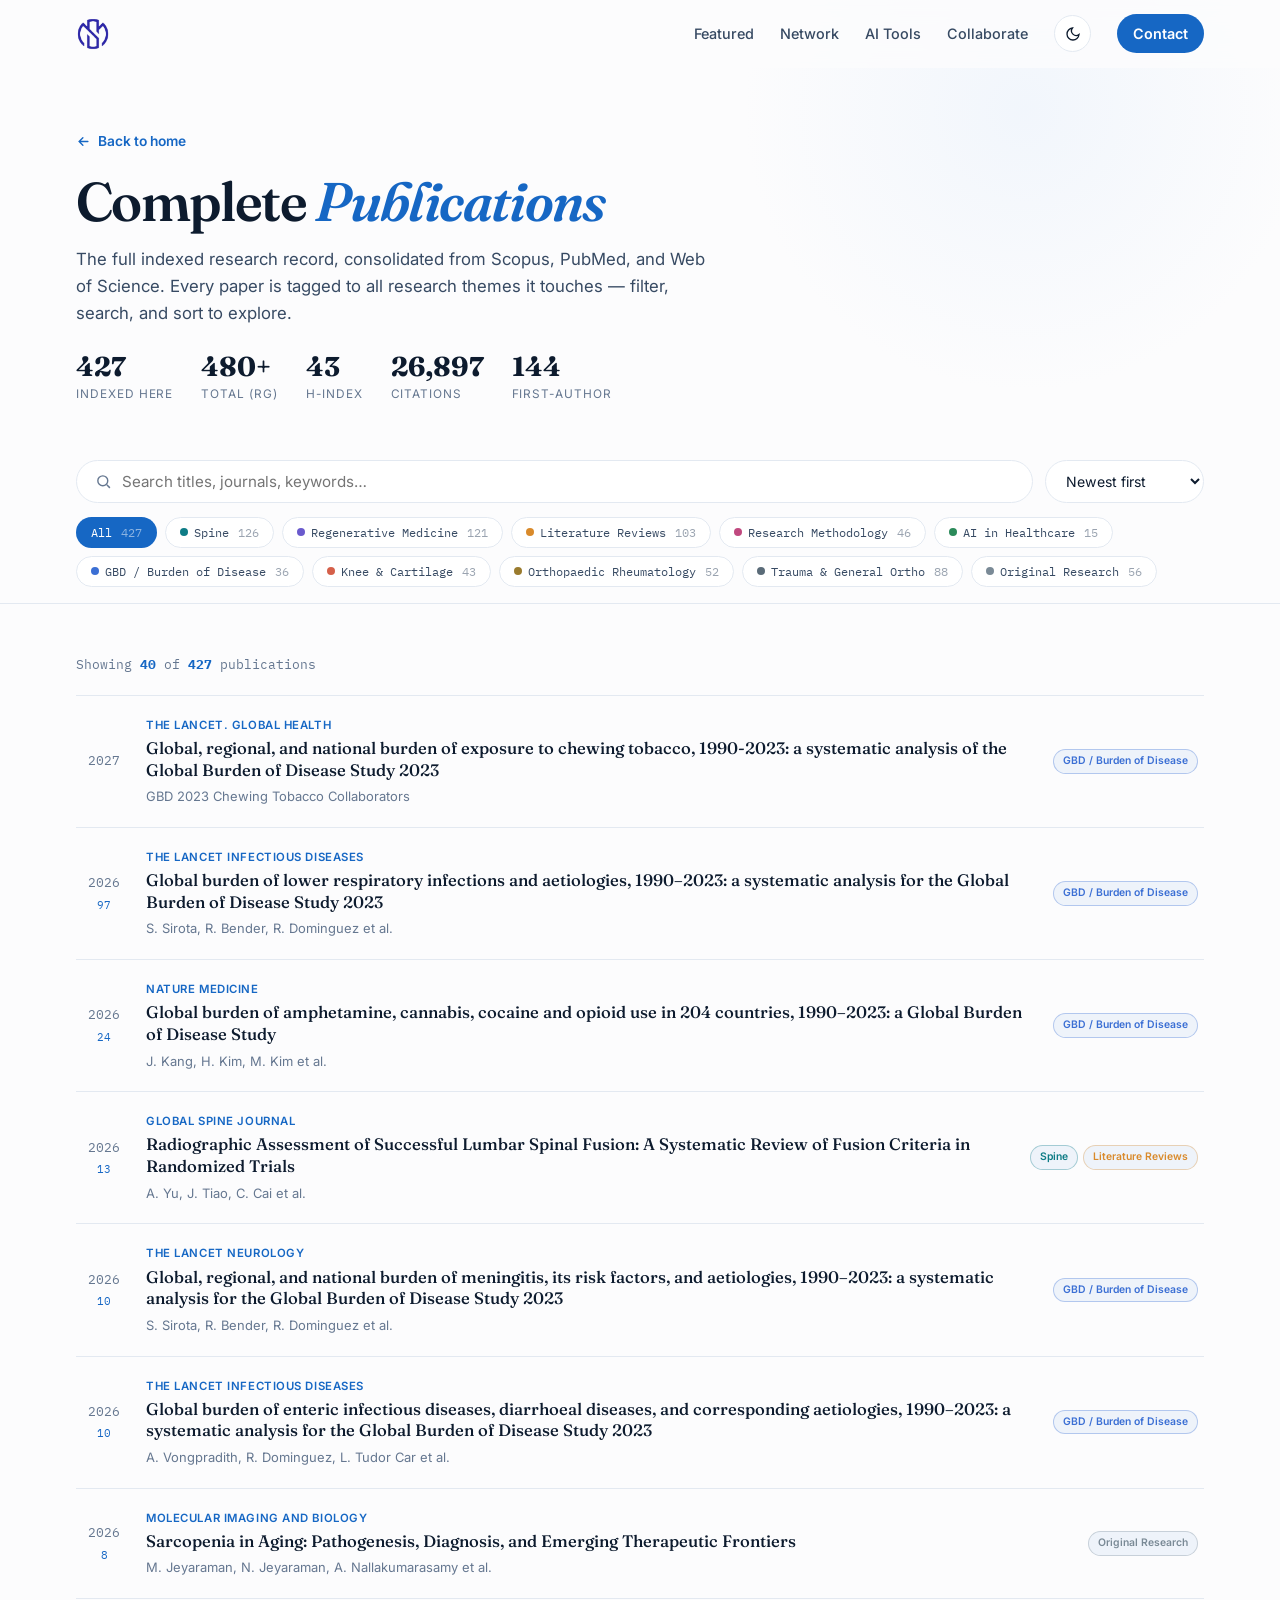
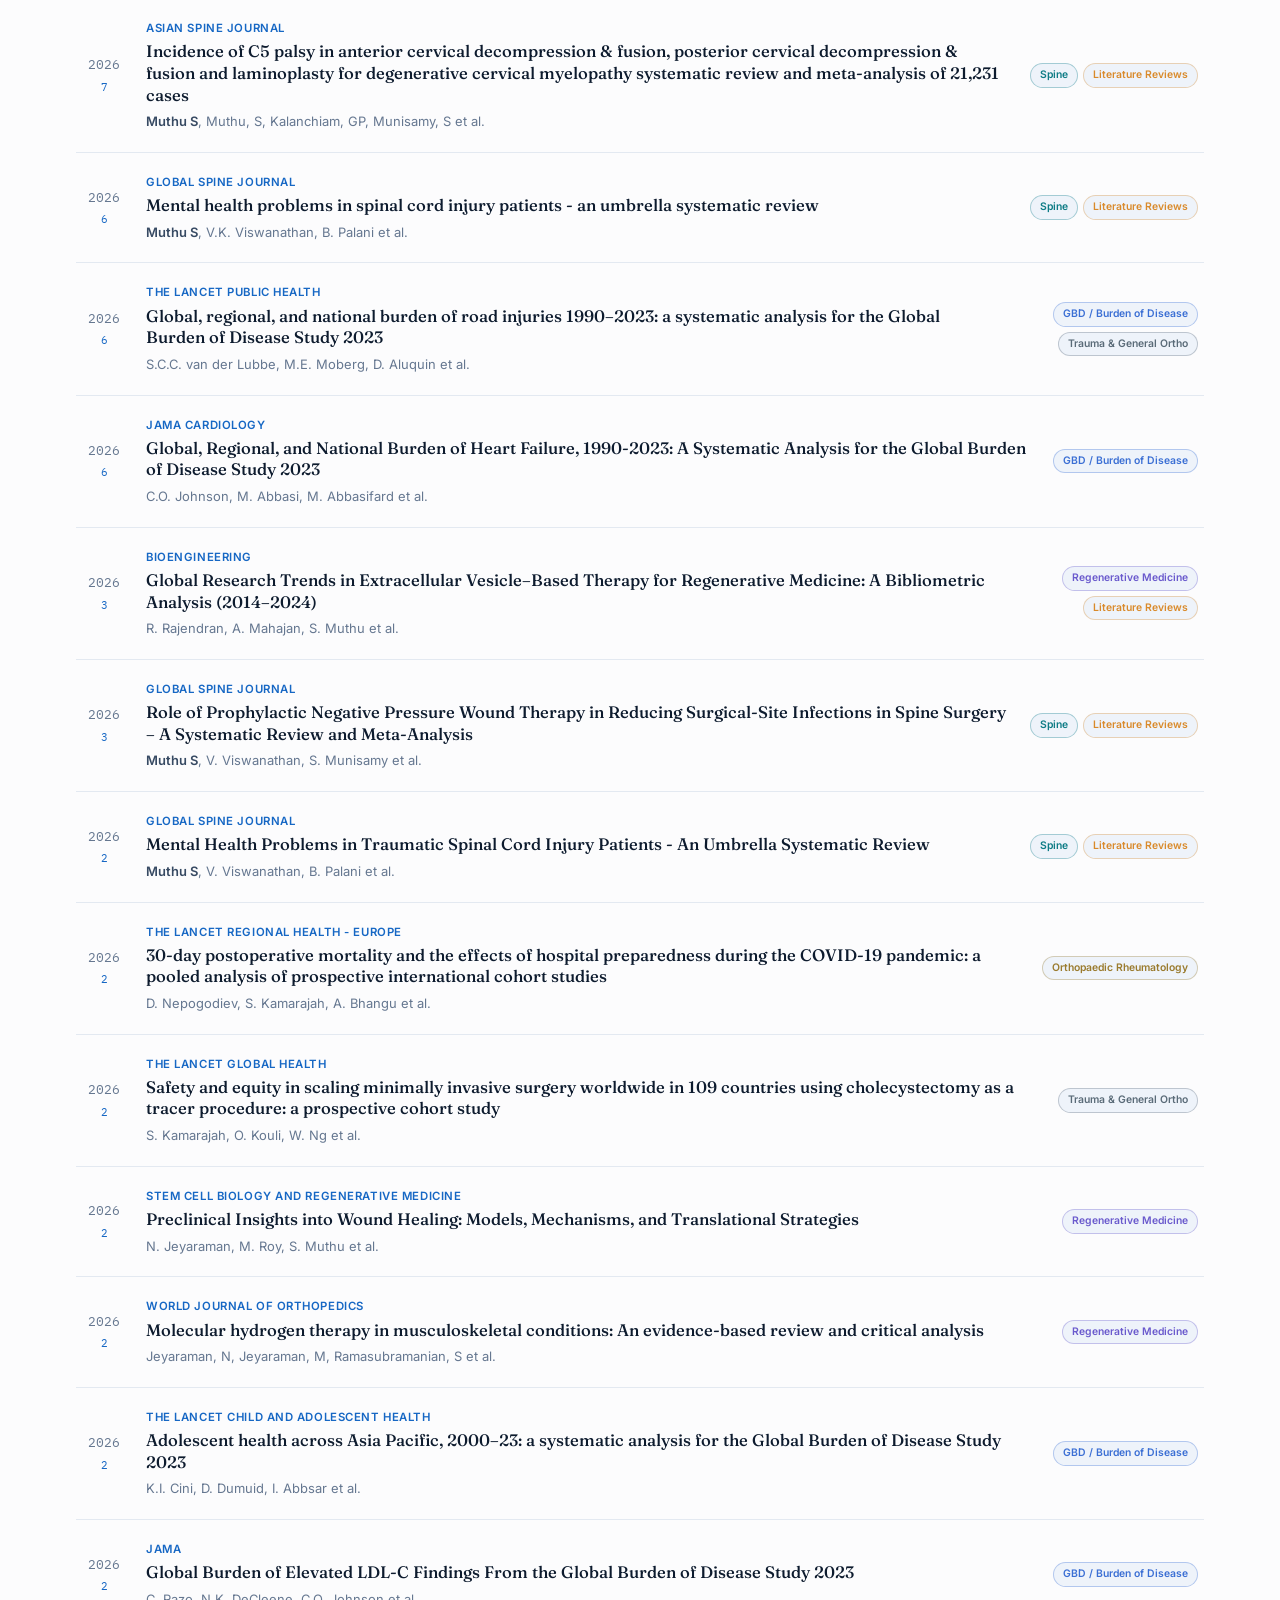
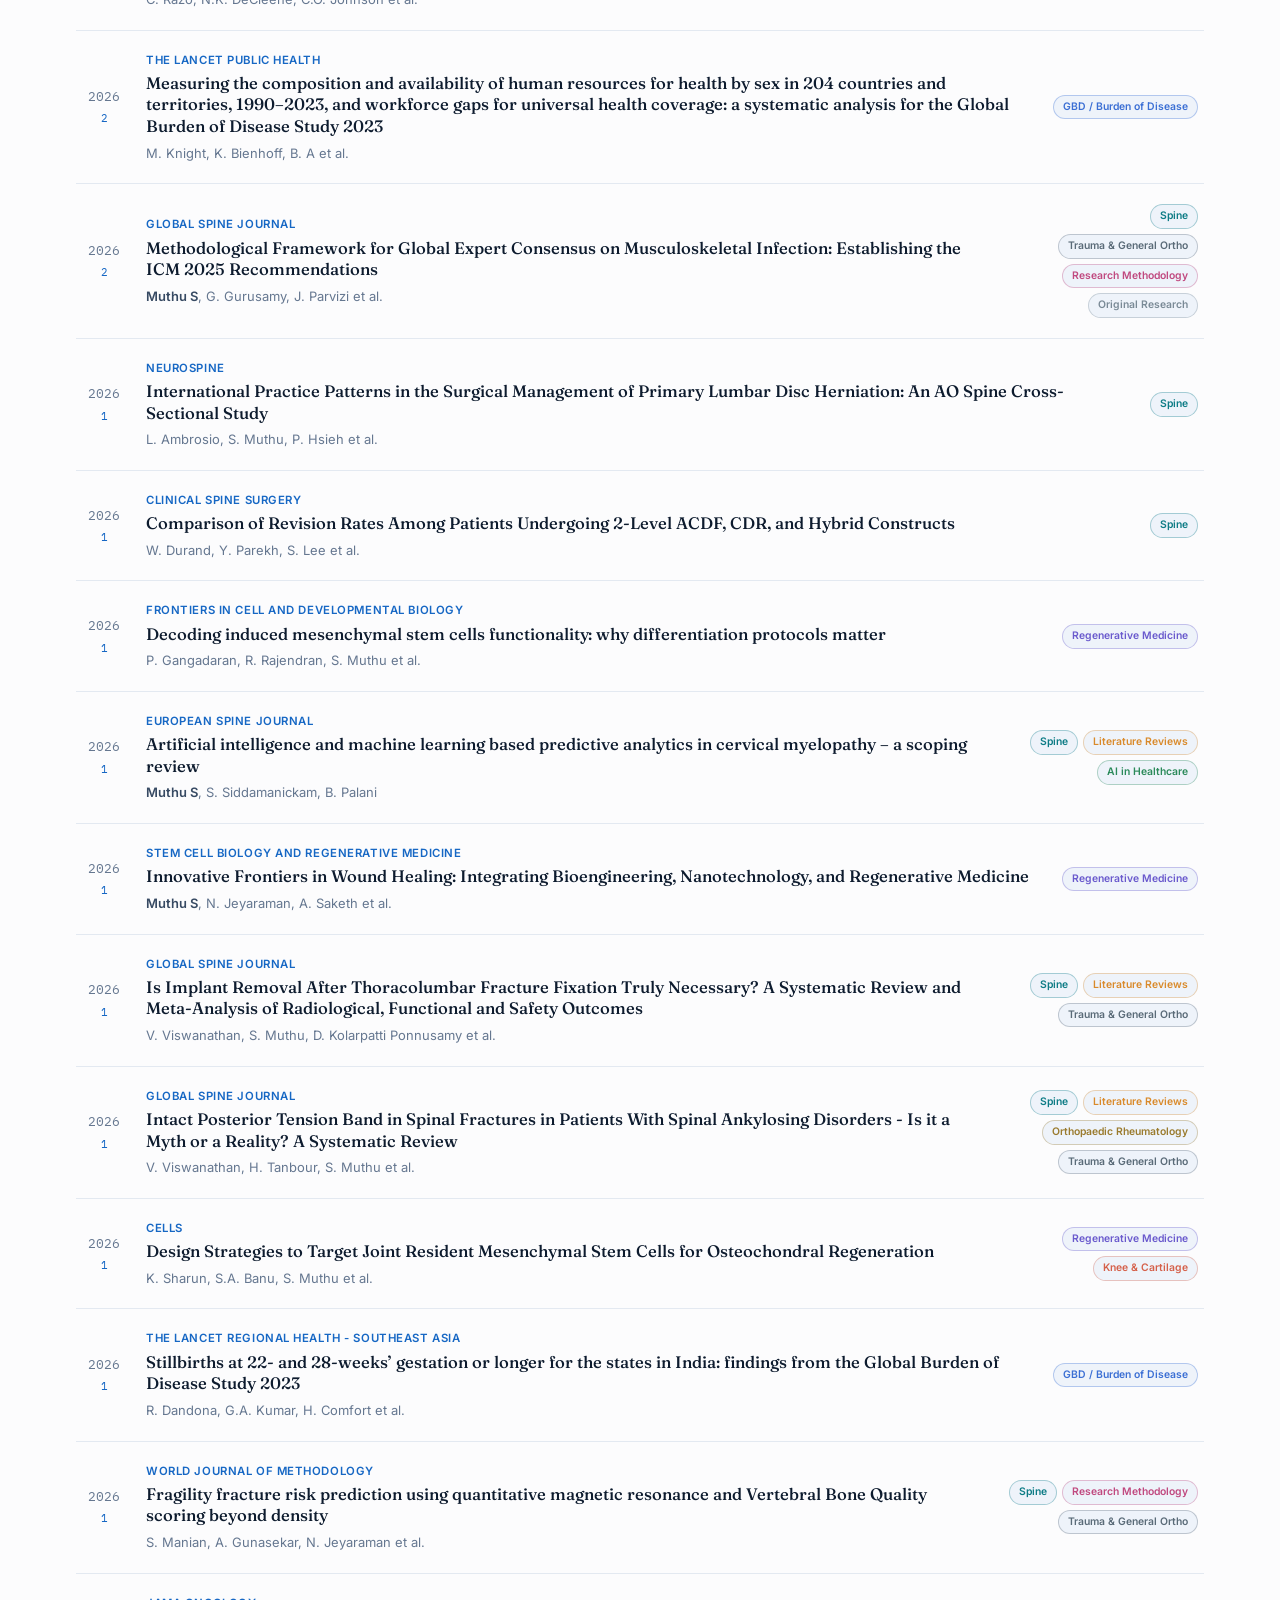
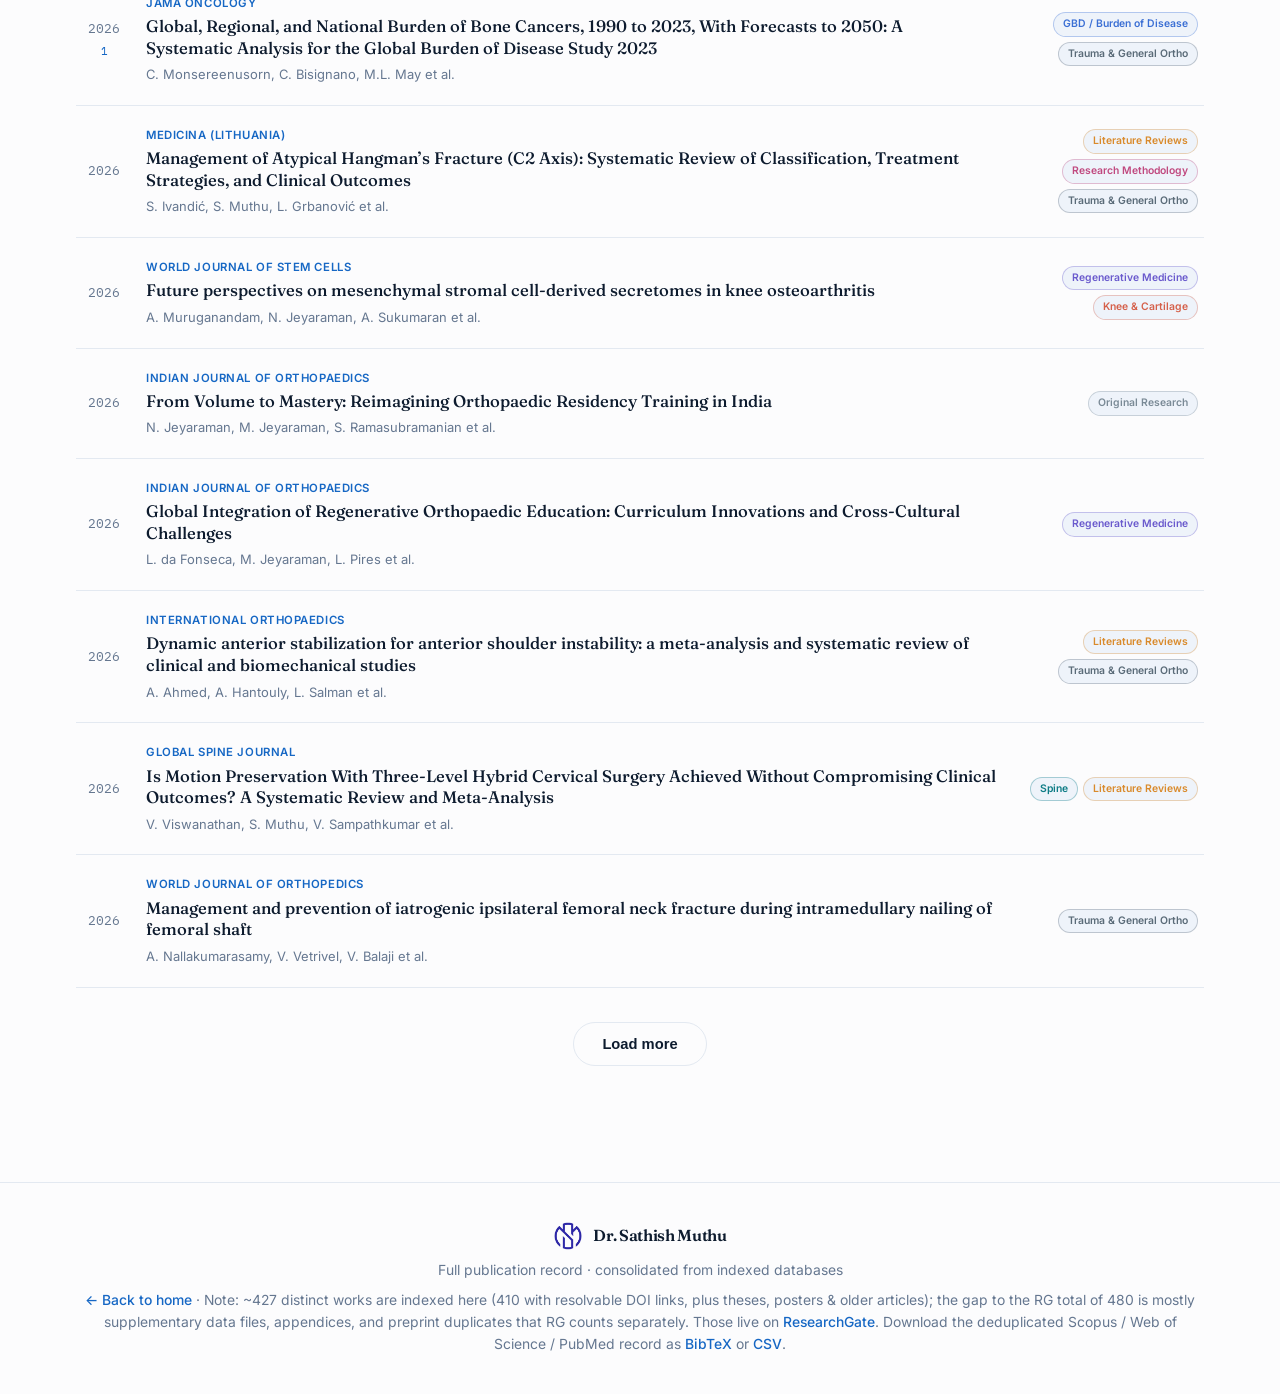
<file: research.html>
<!DOCTYPE html>
<html lang="en">
<head>
<meta charset="UTF-8">
<meta name="viewport" content="width=device-width, initial-scale=1.0">
<title>Publications | Dr. Sathish Muthu</title>
<meta name="description" content="Complete indexed publication record of Dr. Sathish Muthu — 427 indexed works across spine, regenerative medicine, literature reviews, AI, and global health. Filter by theme, search, and sort.">
<link rel="preconnect" href="https://fonts.googleapis.com">
<link rel="preconnect" href="https://fonts.gstatic.com" crossorigin>
<link href="https://fonts.googleapis.com/css2?family=Fraunces:opsz,wght@9..144,400;9..144,500;9..144,600;9..144,700&family=Inter:wght@400;500;600;700&family=IBM+Plex+Mono:wght@400;500&display=swap" rel="stylesheet">
<link rel="stylesheet" href="style.css">
<style>
header.rhero{padding:130px 0 40px;position:relative;overflow:hidden}
.rhero::before{content:"";position:absolute;top:-40%;right:-5%;width:50%;height:130%;background:radial-gradient(circle,var(--teal-wash),transparent 65%);opacity:.5;z-index:0}
.rhero .wrap{position:relative;z-index:1}
.back-link{display:inline-flex;align-items:center;gap:7px;font-size:.86rem;color:var(--teal);font-weight:600;margin-bottom:22px}
.back-link svg{width:15px;height:15px}
h1.rtitle{font-family:'Fraunces',serif;font-weight:600;font-size:clamp(2.2rem,5vw,3.4rem);letter-spacing:-.03em;line-height:1.03;margin-bottom:16px}
.rtitle .sn{font-style:italic;color:var(--teal)}
.rlede{font-size:1.05rem;color:var(--ink-soft);max-width:40rem}
.rstats{display:flex;gap:28px;flex-wrap:wrap;margin-top:26px}
.rstat .n{font-family:'Fraunces',serif;font-weight:700;font-size:1.7rem;color:var(--ink);line-height:1}
.rstat .l{font-size:.74rem;text-transform:uppercase;letter-spacing:.08em;color:var(--muted);margin-top:5px}

.controls{position:sticky;top:60px;z-index:50;background:color-mix(in srgb,var(--bg) 92%,transparent);
  backdrop-filter:blur(12px);border-bottom:1px solid var(--line);padding:16px 0}
.controls-inner{display:flex;flex-direction:column;gap:14px}
.search-row{display:flex;gap:12px;flex-wrap:wrap;align-items:center}
.search-box{flex:1;min-width:220px;display:flex;align-items:center;gap:10px;background:var(--surface);border:1px solid var(--line);
  border-radius:100px;padding:11px 18px;transition:border-color .2s}
.search-box:focus-within{border-color:var(--teal)}
.search-box svg{width:17px;height:17px;color:var(--muted);flex-shrink:0}
.search-box input{border:none;background:none;outline:none;font-family:inherit;font-size:.95rem;color:var(--ink);width:100%}
.sort-sel{border:1px solid var(--line);background:var(--surface);border-radius:100px;padding:11px 16px;font-family:inherit;font-size:.88rem;color:var(--ink);cursor:pointer}
.filter-bar{display:flex;flex-wrap:wrap;gap:8px}
.chip-btn{font-family:'IBM Plex Mono',monospace;font-size:.75rem;padding:7px 14px;border-radius:100px;border:1px solid var(--line);
  background:var(--surface);color:var(--ink-soft);cursor:pointer;transition:all .2s;white-space:nowrap;display:inline-flex;align-items:center;gap:6px}
.chip-btn .dot{width:8px;height:8px;border-radius:50%}
.chip-btn .ct{opacity:.5;margin-left:3px}
.chip-btn:hover{border-color:var(--teal)}
.chip-btn.active{color:#fff;border-color:transparent}

.pub-list{display:flex;flex-direction:column;border-top:1px solid var(--line)}
.pub{display:grid;grid-template-columns:auto 1fr auto;gap:20px;align-items:center;padding:20px 6px;border-bottom:1px solid var(--line);transition:background .18s,padding .18s}
.pub:hover{background:var(--teal-wash);padding-inline:14px}
.pub-year{font-family:'IBM Plex Mono',monospace;font-size:.8rem;color:var(--muted);white-space:nowrap;text-align:center;min-width:44px}
.pub-year .cite{display:block;font-size:.66rem;color:var(--teal);margin-top:3px}
.pub-main .pj{font-size:.71rem;text-transform:uppercase;letter-spacing:.05em;color:var(--teal);font-weight:600;margin-bottom:4px}
.pub-main .pt{font-family:'Fraunces',serif;font-size:1.04rem;font-weight:500;line-height:1.3;color:var(--ink);margin-bottom:5px}
.pub-main .pa{font-size:.81rem;color:var(--muted)}
.pub-main .pa .lead{color:var(--ink-soft);font-weight:600}
.pub-tags{display:flex;flex-wrap:wrap;gap:5px;justify-content:flex-end;max-width:190px}
.mini-tag{font-size:.65rem;font-weight:600;padding:3px 9px;border-radius:100px;background:var(--bg-2);border:1px solid var(--line);white-space:nowrap}
@media(max-width:780px){.pub{grid-template-columns:auto 1fr;gap:13px}.pub:hover{padding-inline:6px}.pub-tags{display:none}}
.count-line{font-family:'IBM Plex Mono',monospace;font-size:.82rem;color:var(--muted);margin:20px 0}
.count-line b{color:var(--teal)}
.no-res{text-align:center;padding:60px 20px;color:var(--muted)}
.load-more{display:block;margin:34px auto;padding:13px 28px}
</style>
</head>
<body>
<nav id="nav">
  <div class="nav-inner">
    <a href="index.html" class="brand"><img src="public/logo.png" class="logo-mark" alt="Sathish Muthu"></a>
    <div class="nav-links" id="navLinks">
      <a href="index.html#research" class="plain">Featured</a>
      <a href="index.html#network" class="plain">Network</a>
      <a href="index.html#agents" class="plain">AI Tools</a>
      <a href="index.html#collaborate" class="plain">Collaborate</a>
      <button class="theme-btn" id="themeBtn" aria-label="Toggle theme">
        <svg id="themeIcon" viewBox="0 0 24 24" fill="none" stroke="currentColor" stroke-width="2" stroke-linecap="round"><circle cx="12" cy="12" r="4"/><path d="M12 2v2M12 20v2M4.9 4.9l1.4 1.4M17.7 17.7l1.4 1.4M2 12h2M20 12h2M6.3 17.7l-1.4 1.4M19.1 4.9l-1.4 1.4"/></svg>
      </button>
      <a href="index.html#contact" class="nav-cta">Contact</a>
    </div>
    <button class="menu-toggle" id="menuToggle" aria-label="Menu"><svg viewBox="0 0 24 24" fill="none" stroke="currentColor" stroke-width="2" stroke-linecap="round"><path d="M4 7h16M4 12h16M4 17h16"/></svg></button>
  </div>
</nav>

<header class="rhero">
  <div class="wrap">
    <a href="index.html" class="back-link"><svg viewBox="0 0 24 24" fill="none" stroke="currentColor" stroke-width="2.2" stroke-linecap="round"><path d="M19 12H5M11 6l-6 6 6 6"/></svg> Back to home</a>
    <h1 class="rtitle">Complete <span class="sn">Publications</span></h1>
    <p class="rlede">The full indexed research record, consolidated from Scopus, PubMed, and Web of Science. Every paper is tagged to all research themes it touches — filter, search, and sort to explore.</p>
    <div class="rstats">
      <div class="rstat"><div class="n" id="stTotal">427</div><div class="l">Indexed here</div></div>
      <div class="rstat"><div class="n">480+</div><div class="l">Total (RG)</div></div>
      <div class="rstat"><div class="n">43</div><div class="l">h-index</div></div>
      <div class="rstat"><div class="n">26,897</div><div class="l">Citations</div></div>
      <div class="rstat"><div class="n" id="stFirst">144</div><div class="l">First-author</div></div>
    </div>
  </div>
</header>

<div class="controls">
  <div class="wrap controls-inner">
    <div class="search-row">
      <div class="search-box">
        <svg viewBox="0 0 24 24" fill="none" stroke="currentColor" stroke-width="2"><circle cx="11" cy="11" r="7"/><path d="m21 21-4.3-4.3"/></svg>
        <input id="searchInput" type="text" placeholder="Search titles, journals, keywords…" aria-label="Search publications">
      </div>
      <select class="sort-sel" id="sortSel" aria-label="Sort by">
        <option value="year">Newest first</option>
        <option value="cited">Most cited</option>
        <option value="first">First-author first</option>
      </select>
    </div>
    <div class="filter-bar" id="themeFilter"></div>
  </div>
</div>

<section style="padding-top:30px">
  <div class="wrap">
    <div class="count-line" id="countLine"></div>
    <div class="pub-list" id="pubList"></div>
    <button class="btn btn-ghost load-more" id="loadMore" style="display:none">Load more</button>
  </div>
</section>

<footer>
  <div class="wrap">
    <div class="brand"><img src="public/logo.png" class="logo-mark" alt=""> Dr. Sathish Muthu</div>
    <div>Full publication record · consolidated from indexed databases</div>
    <div style="margin-top:8px"><a href="index.html">← Back to home</a> · Note: ~427 distinct works are indexed here (410 with resolvable DOI links, plus theses, posters & older articles); the gap to the RG total of 480 is mostly supplementary data files, appendices, and preprint duplicates that RG counts separately. Those live on <a href="https://www.researchgate.net/profile/Sathish-Muthu" target="_blank" rel="noopener">ResearchGate</a>. Download the deduplicated Scopus / Web of Science / PubMed record as <a href="publications/sathish_muthu_publications.bib">BibTeX</a> or <a href="publications/sathish_muthu_publications.csv">CSV</a>.</div>
  </div>
</footer>

<script src="data.js"></script>
<script>
(function(){
  const D=window.SM_DATA||{pubs:[]};
  const THEME_COLORS={"Spine":"#0e7c86","Regenerative Medicine":"#6a5acd","Literature Reviews":"#d98a2b","Research Methodology":"#c0497f","AI in Healthcare":"#2b8a5a","GBD / Burden of Disease":"#3b6fd4","Knee & Cartilage":"#d5604a","Orthopaedic Rheumatology":"#9a7b2e","Trauma & General Ortho":"#5a6b78","Original Research":"#7a8a96"};
  const tc=t=>THEME_COLORS[t]||"#7a8a96";
  document.getElementById('yr');
  // nav + theme
  const nav=document.getElementById('nav');addEventListener('scroll',()=>nav.classList.toggle('scrolled',scrollY>20));
  const tgl=document.getElementById('menuToggle'),lk=document.getElementById('navLinks');
  tgl.addEventListener('click',()=>lk.classList.toggle('open'));
  const root=document.documentElement,tb=document.getElementById('themeBtn');
  const sun='<svg viewBox="0 0 24 24" fill="none" stroke="currentColor" stroke-width="2" stroke-linecap="round"><circle cx="12" cy="12" r="4"/><path d="M12 2v2M12 20v2M4.9 4.9l1.4 1.4M17.7 17.7l1.4 1.4M2 12h2M20 12h2M6.3 17.7l-1.4 1.4M19.1 4.9l-1.4 1.4"/></svg>';
  const moon='<svg viewBox="0 0 24 24" fill="none" stroke="currentColor" stroke-width="2" stroke-linecap="round"><path d="M21 12.8A9 9 0 1 1 11.2 3a7 7 0 0 0 9.8 9.8z"/></svg>';
  function setTheme(t){root.setAttribute('data-theme',t);const i=document.getElementById('themeIcon');if(i)i.outerHTML=(t==='dark'?sun:moon).replace('<svg','<svg id="themeIcon"');}
  setTheme(matchMedia('(prefers-color-scheme: dark)').matches?'dark':'light');
  tb.addEventListener('click',()=>setTheme(root.getAttribute('data-theme')==='dark'?'light':'dark'));

  const pubs=D.pubs||[];
  document.getElementById('stTotal').textContent=pubs.length;
  document.getElementById('stFirst').textContent=pubs.filter(p=>p.f).length;

  // theme counts
  const counts={};pubs.forEach(p=>(p.m||[]).forEach(t=>counts[t]=(counts[t]||0)+1));
  const order=["Spine","Regenerative Medicine","Literature Reviews","Research Methodology","AI in Healthcare","GBD / Burden of Disease","Knee & Cartilage","Orthopaedic Rheumatology","Trauma & General Ortho","Original Research"];
  const themes=order.filter(t=>counts[t]);

  let activeTheme="All", query="", sort="year", limit=40;
  const fbar=document.getElementById('themeFilter');
  fbar.innerHTML=`<button class="chip-btn active" data-t="All" style="background:var(--teal)">All <span class="ct">${pubs.length}</span></button>`+
    themes.map(t=>`<button class="chip-btn" data-t="${t}"><span class="dot" style="background:${tc(t)}"></span>${t} <span class="ct">${counts[t]}</span></button>`).join('');
  fbar.querySelectorAll('.chip-btn').forEach(b=>b.addEventListener('click',()=>{
    activeTheme=b.dataset.t;limit=40;
    fbar.querySelectorAll('.chip-btn').forEach(x=>{x.classList.remove('active');x.style.background='';x.style.color='';});
    b.classList.add('active');b.style.background=b.dataset.t==='All'?'var(--teal)':tc(b.dataset.t);b.style.color='#fff';
    render();
  }));

  document.getElementById('searchInput').addEventListener('input',e=>{query=e.target.value.toLowerCase().trim();limit=40;render();});
  document.getElementById('sortSel').addEventListener('change',e=>{sort=e.target.value;render();});
  document.getElementById('loadMore').addEventListener('click',()=>{limit+=40;render();});

  function pubRow(p){
    const tags=(p.m||[]).map(t=>`<span class="mini-tag" style="border-color:${tc(t)}55;color:${tc(t)}">${t}</span>`).join('');
    const auth=p.a?`<div class="pa">${p.f?'<span class="lead">Muthu S</span>, ':''}${p.a.replace(/^S\.?\s*Muthu,?\s*/,'')}</div>`:'';
    return `<a class="pub" href="${p.d}" target="_blank" rel="noopener">
      <div class="pub-year">${p.y}${p.c?`<span class="cite">${p.c}</span>`:''}</div>
      <div class="pub-main"><div class="pj">${p.s||'—'}</div><div class="pt">${p.t}</div>${auth}</div>
      <div class="pub-tags">${tags}</div></a>`;
  }
  function render(){
    let list=pubs.filter(p=>{
      if(activeTheme!=="All"&&!(p.m||[]).includes(activeTheme))return false;
      if(query){const hay=(p.t+' '+p.s+' '+(p.a||'')).toLowerCase();if(!hay.includes(query))return false;}
      return true;
    });
    if(sort==="year")list.sort((a,b)=>b.y-a.y||b.c-a.c);
    else if(sort==="cited")list.sort((a,b)=>b.c-a.c);
    else if(sort==="first")list.sort((a,b)=>(b.f-a.f)||(b.y-a.y));
    const total=list.length;const shown=list.slice(0,limit);
    document.getElementById('countLine').innerHTML=`Showing <b>${shown.length}</b> of <b>${total}</b> publications${activeTheme!=="All"?` in ${activeTheme}`:''}${query?` matching "${query}"`:''}`;
    const pl=document.getElementById('pubList');
    pl.innerHTML=total?shown.map(pubRow).join(''):`<div class="no-res">No publications match your filters. Try clearing the search or theme.</div>`;
    document.getElementById('loadMore').style.display=total>limit?'block':'none';
  }
  render();
})();
</script>
</body>
</html>
</file>
<file: style.css>
/* ===== Dr. Sathish Muthu — shared styles (light clinical theme) ===== */
:root{
  --bg:#fcfcfd;
  --bg-2:#eef3fa;
  --surface:#ffffff;
  --ink:#0d1b2e;
  --ink-soft:#374a63;
  --muted:#657790;
  --line:#e5eaed;
  --line:#e3e9f1;
  --teal:#1667c4;
  --teal-deep:#0f4a94;
  --teal-wash:#e7f0fb;
  --amber:#e0993a;
  --coral:#d5604a;
  --violet:#6a5acd;
  --shadow-sm:0 1px 2px rgba(13,27,46,.04),0 4px 14px rgba(13,27,46,.05);
  --shadow:0 4px 22px rgba(13,27,46,.08);
  --shadow-lg:0 18px 50px rgba(13,27,46,.14);
  --radius:16px;
  --maxw:1180px;
}
html[data-theme="dark"]{
  --bg:#080f1c;
  --bg-2:#0d1728;
  --surface:#111d33;
  --ink:#eaf1fb;
  --ink-soft:#b2c3da;
  --muted:#7d90ac;
  --line:#20304b;
  --teal:#4d9bf0;
  --teal-deep:#4d9bf0;
  --teal-wash:#122843;
  --amber:#e8a350;
  --shadow-sm:0 1px 2px rgba(0,0,0,.3),0 4px 14px rgba(0,0,0,.35);
  --shadow:0 4px 22px rgba(0,0,0,.4);
  --shadow-lg:0 18px 50px rgba(0,0,0,.55);
}
*{box-sizing:border-box;margin:0;padding:0}
html{scroll-behavior:smooth;-webkit-text-size-adjust:100%}
body{
  font-family:'Inter',system-ui,-apple-system,sans-serif;
  background:var(--bg);color:var(--ink);line-height:1.6;overflow-x:hidden;
  transition:background .4s,color .4s;
}
.wrap{max-width:var(--maxw);margin:0 auto;padding:0 26px}
a{color:inherit;text-decoration:none}
.mono{font-family:'IBM Plex Mono',monospace}
::selection{background:var(--teal);color:#fff}
img{max-width:100%}

/* nav */
nav{position:fixed;inset:0 0 auto 0;z-index:100;backdrop-filter:saturate(150%) blur(14px);
  background:color-mix(in srgb,var(--bg) 84%,transparent);border-bottom:1px solid transparent;transition:border-color .3s}
nav.scrolled{border-bottom-color:var(--line)}
.nav-inner{max-width:var(--maxw);margin:0 auto;padding:14px 26px;display:flex;align-items:center;justify-content:space-between}
.brand{font-family:'Fraunces',serif;font-weight:600;font-size:1.16rem;letter-spacing:-.02em;display:flex;align-items:center;gap:10px}
.brand .mark{width:30px;height:30px;border-radius:9px;background:linear-gradient(135deg,var(--teal),var(--teal-deep));color:#fff;
  display:grid;place-items:center;font-size:.82rem;font-weight:700;font-family:'Inter',sans-serif}
.logo-mark{height:34px;width:34px;object-fit:contain;display:block}
footer .brand .logo-mark{height:30px;width:30px}
.nav-links{display:flex;align-items:center;gap:26px}
.nav-links a{font-size:.9rem;font-weight:500;color:var(--ink-soft);transition:color .2s;position:relative}
.nav-links a.plain::after{content:"";position:absolute;left:0;bottom:-5px;width:0;height:2px;background:var(--teal);transition:width .25s}
.nav-links a.plain:hover::after{width:100%}
.nav-links a:hover{color:var(--ink)}
.nav-cta{padding:8px 16px;border-radius:100px;background:var(--teal);color:#fff!important;font-weight:600!important;transition:transform .2s,box-shadow .2s}
.nav-cta:hover{transform:translateY(-1px);box-shadow:var(--shadow)}
.theme-btn{width:37px;height:37px;border-radius:50%;border:1px solid var(--line);background:var(--surface);
  display:grid;place-items:center;cursor:pointer;color:var(--ink);transition:transform .3s,border-color .2s}
.theme-btn:hover{transform:rotate(20deg);border-color:var(--teal)}
.theme-btn svg{width:16px;height:16px}
.menu-toggle{display:none;background:none;border:none;cursor:pointer;color:var(--ink);width:32px;height:32px}
@media(max-width:900px){
  .nav-links{position:fixed;inset:0 -100% 0 auto;height:100vh;width:min(80vw,320px);flex-direction:column;
    align-items:flex-start;justify-content:center;gap:24px;background:var(--bg-2);padding:40px;transition:right .35s cubic-bezier(.16,1,.3,1);box-shadow:var(--shadow-lg)}
  .nav-links.open{right:0}
  .nav-links a{font-size:1.12rem}
  .menu-toggle{display:grid;place-items:center}
  .theme-btn{position:absolute;top:16px;right:70px}
}

/* section scaffolding */
section{padding:82px 0;position:relative}
.sec-head{margin-bottom:44px;max-width:46rem}
.sec-kicker{font-family:'IBM Plex Mono',monospace;font-size:.75rem;letter-spacing:.2em;text-transform:uppercase;
  color:var(--teal);margin-bottom:13px;display:flex;align-items:center;gap:11px}
.sec-kicker::before{content:"";width:26px;height:1.5px;background:var(--teal)}
h2.sec-title{font-family:'Fraunces',serif;font-weight:600;font-size:clamp(1.9rem,4.2vw,2.9rem);letter-spacing:-.02em;line-height:1.06;margin-bottom:14px}
.sec-sub{font-size:1.03rem;color:var(--ink-soft)}
.alt{background:var(--bg-2);border-top:1px solid var(--line);border-bottom:1px solid var(--line)}
/* stronger, more distinct section tints so scrolling stays lively */
.tint-blue{background:linear-gradient(180deg,#eaf1fb 0%,#eef4fc 100%);border-top:1px solid #dde8f6;border-bottom:1px solid #dde8f6}
.tint-cool{background:#eef2f8;border-top:1px solid var(--line);border-bottom:1px solid var(--line)}
.tint-warm{background:linear-gradient(180deg,#fbf6ee 0%,#fdfaf4 100%);border-top:1px solid #f0e6d5;border-bottom:1px solid #f0e6d5}
html[data-theme="dark"] .tint-blue{background:linear-gradient(180deg,#0d1c33 0%,#0a1728 100%);border-color:#1a2942}
html[data-theme="dark"] .tint-cool{background:#0e1826;border-color:var(--line)}
html[data-theme="dark"] .tint-warm{background:linear-gradient(180deg,#161425 0%,#0f1320 100%);border-color:#241f33}


.btn{display:inline-flex;align-items:center;gap:9px;padding:12px 22px;border-radius:100px;font-weight:600;font-size:.92rem;
  transition:transform .2s,box-shadow .2s,background .2s,border-color .2s;cursor:pointer;border:none}
.btn-primary{background:var(--teal);color:#fff}
.btn-primary:hover{transform:translateY(-2px);box-shadow:var(--shadow)}
.btn-ghost{background:transparent;color:var(--ink);border:1px solid var(--line)}
.btn-ghost:hover{border-color:var(--teal);color:var(--teal)}
.btn svg{width:15px;height:15px}

/* reveal */
.reveal{opacity:0;transform:translateY(22px);transition:opacity .7s cubic-bezier(.16,1,.3,1),transform .7s cubic-bezier(.16,1,.3,1)}
.reveal.in{opacity:1;transform:none}
@media(prefers-reduced-motion:reduce){.reveal{opacity:1;transform:none;transition:none}html{scroll-behavior:auto}*{transition:none!important;animation:none!important}}
:focus-visible{outline:2.5px solid var(--teal);outline-offset:3px;border-radius:4px}

/* footer */
footer{border-top:1px solid var(--line);padding:38px 0;text-align:center;color:var(--muted);font-size:.87rem}
footer .brand{justify-content:center;font-size:1rem;margin-bottom:8px;color:var(--ink)}
footer a{color:var(--teal);font-weight:500}
</file>
